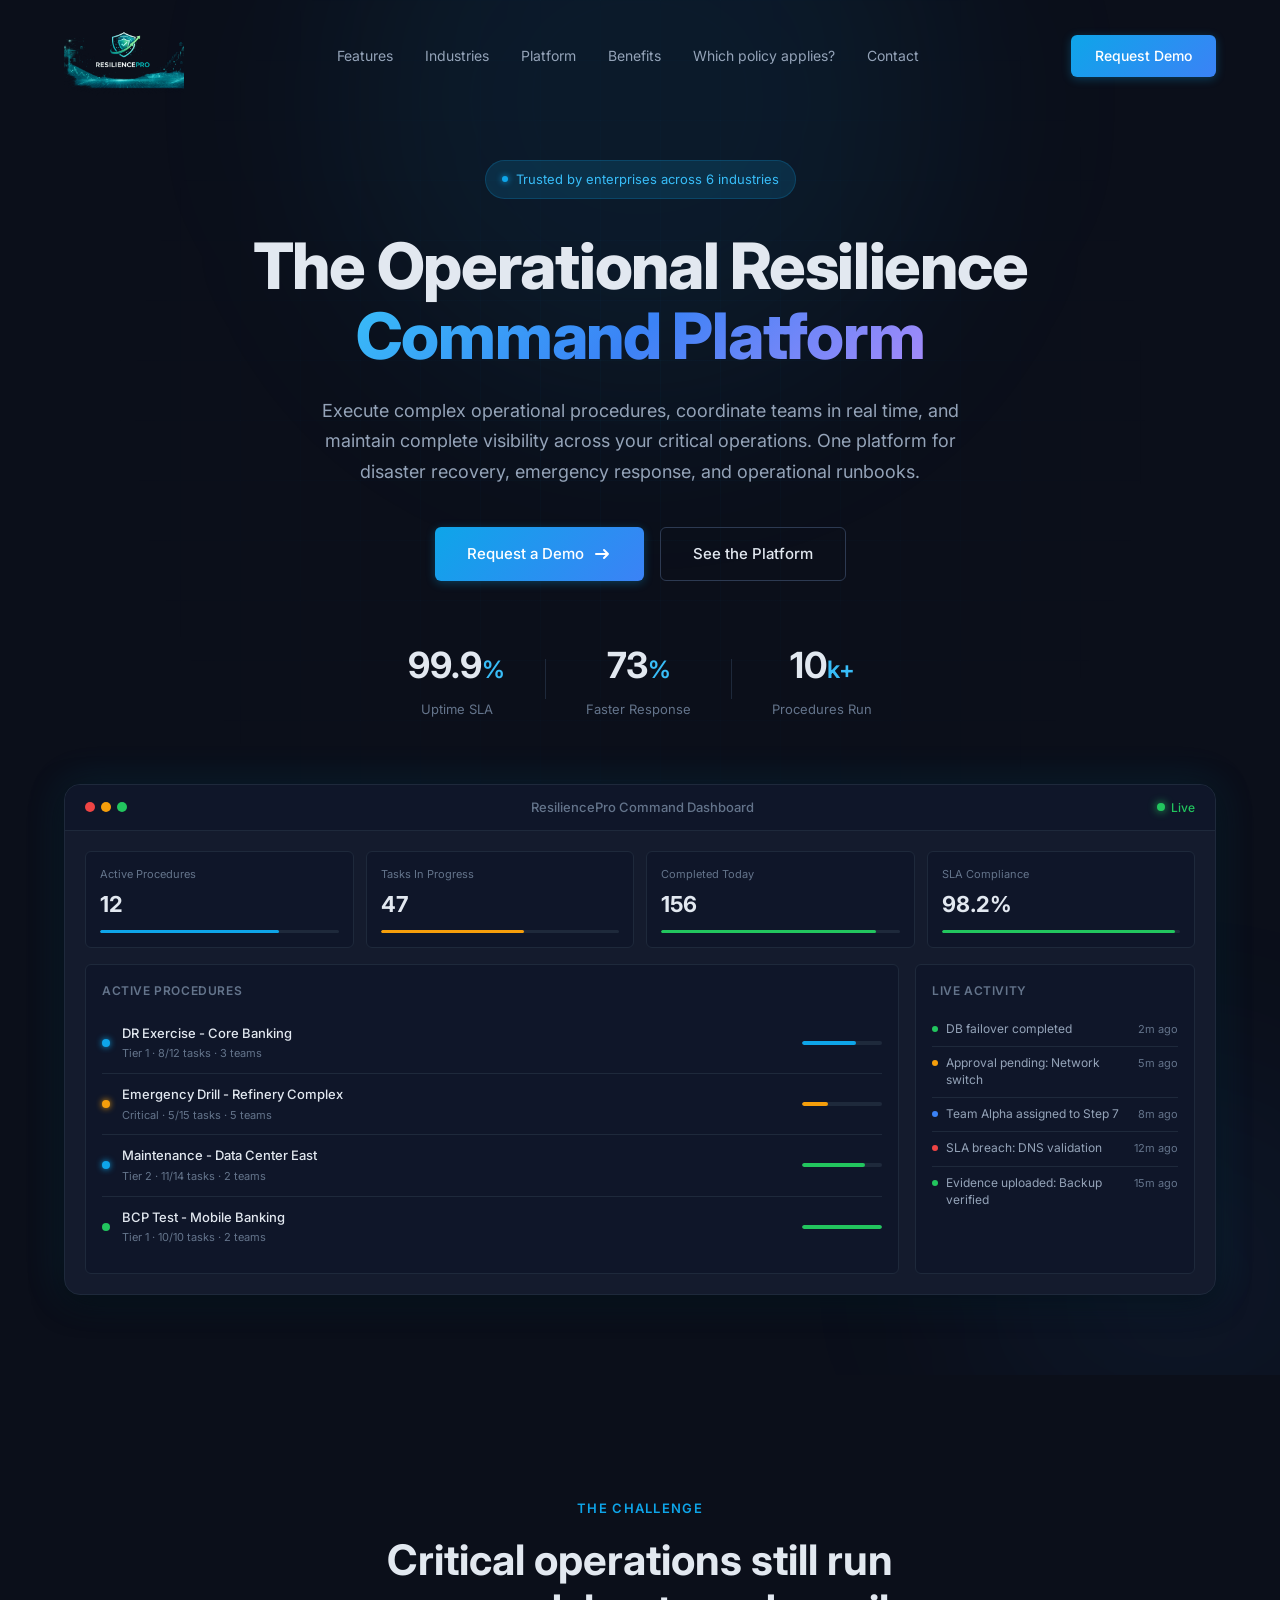
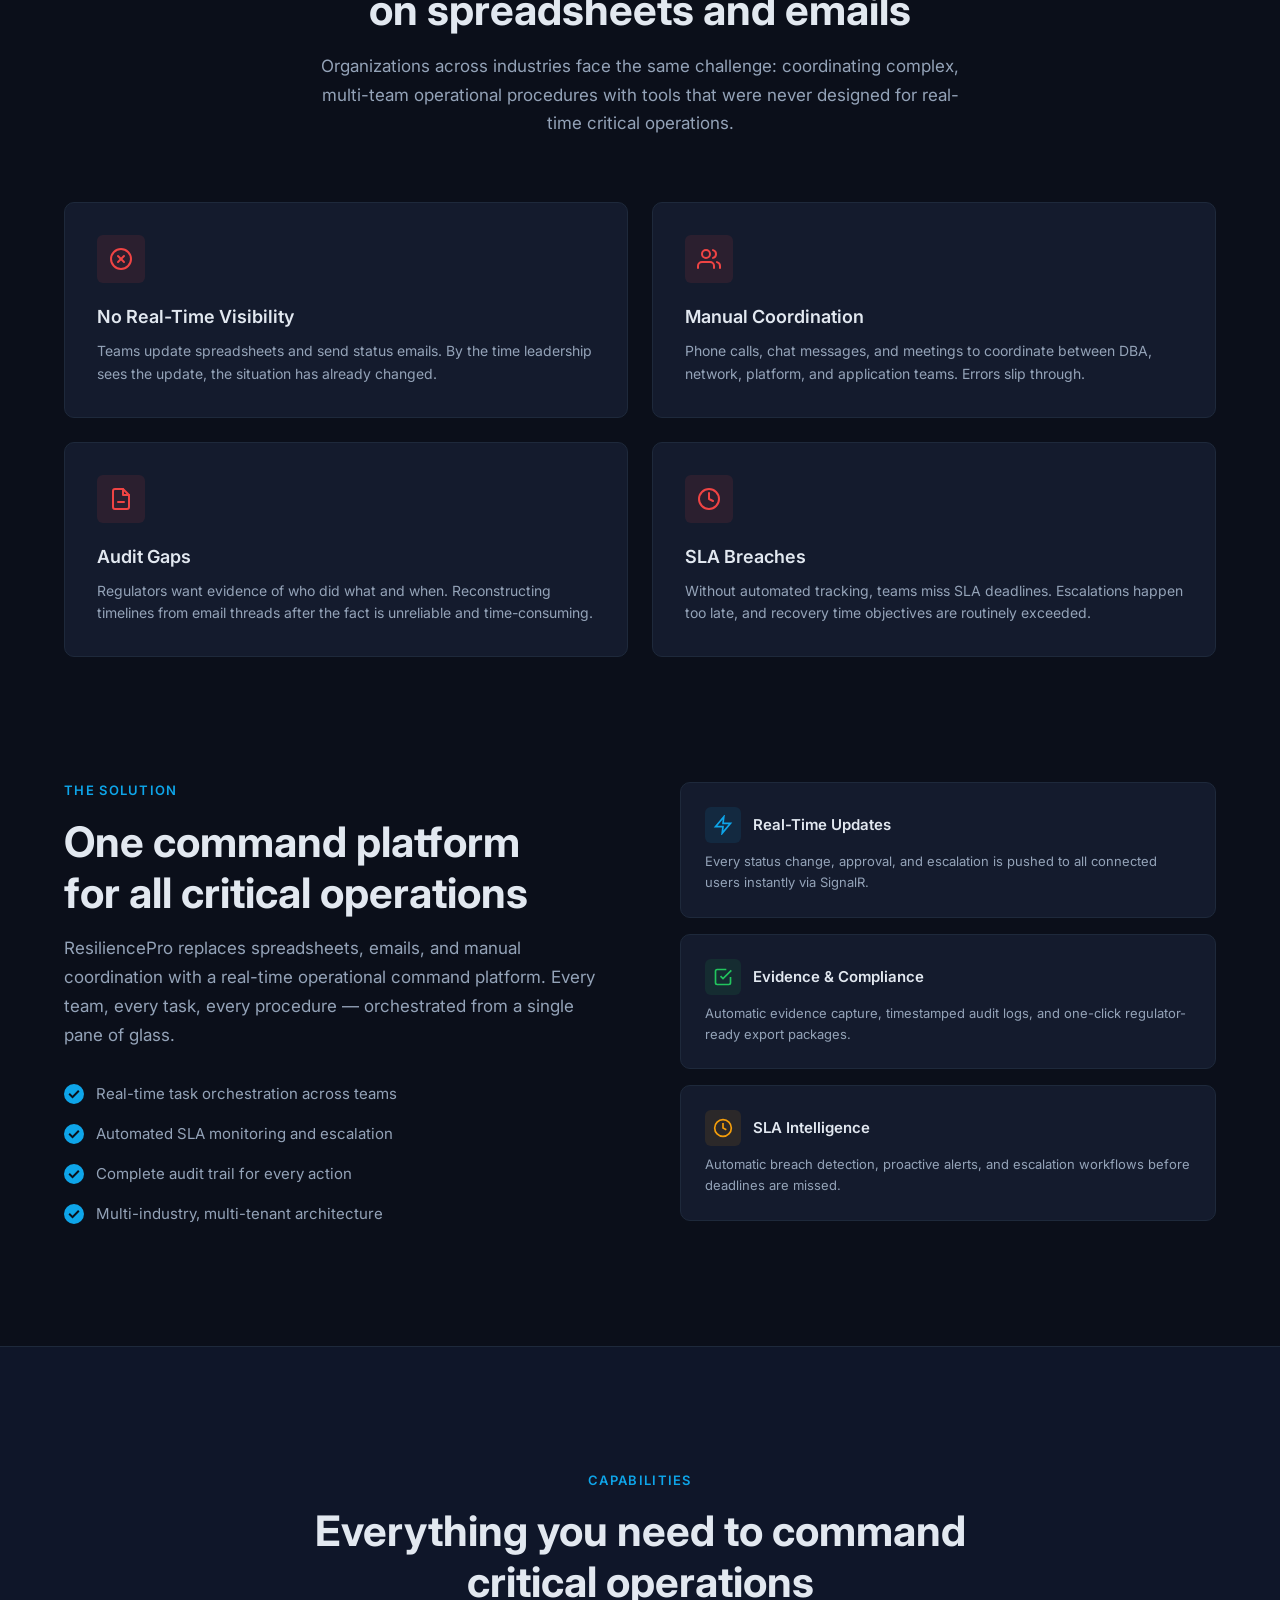
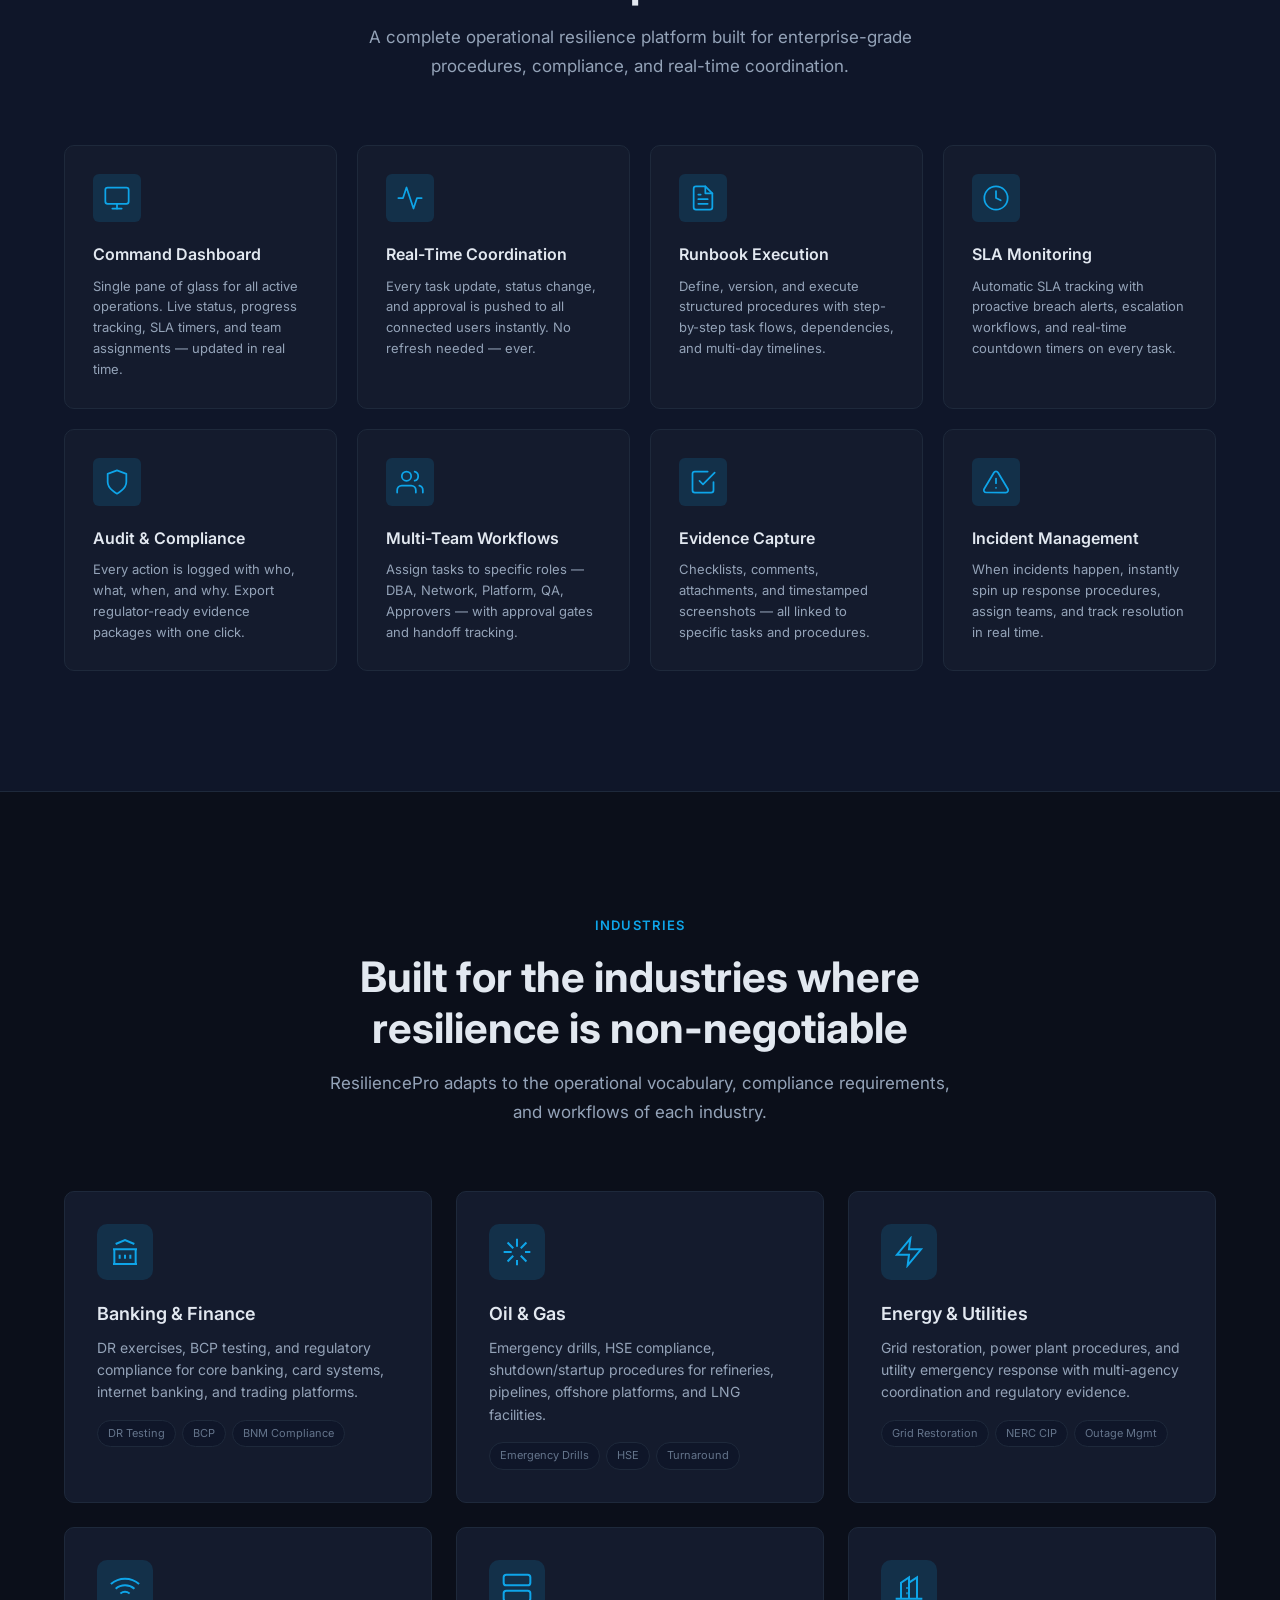
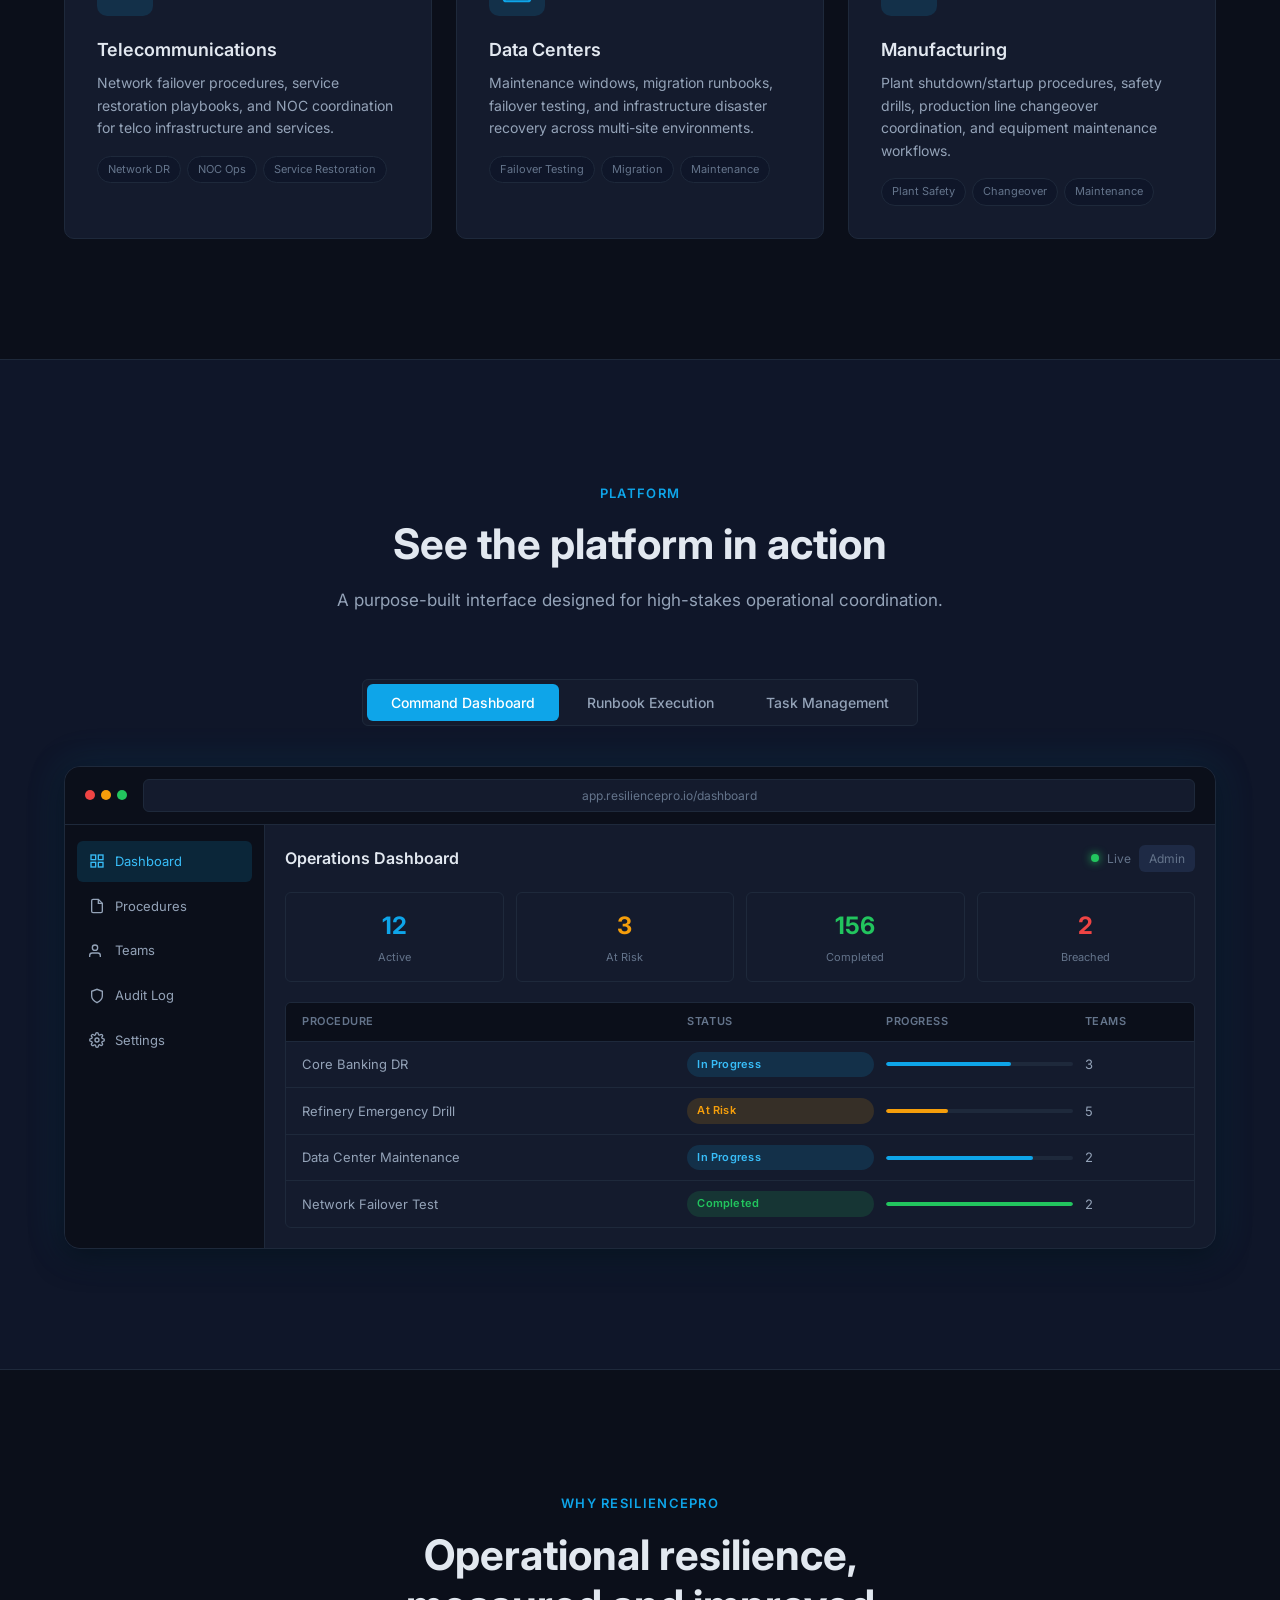
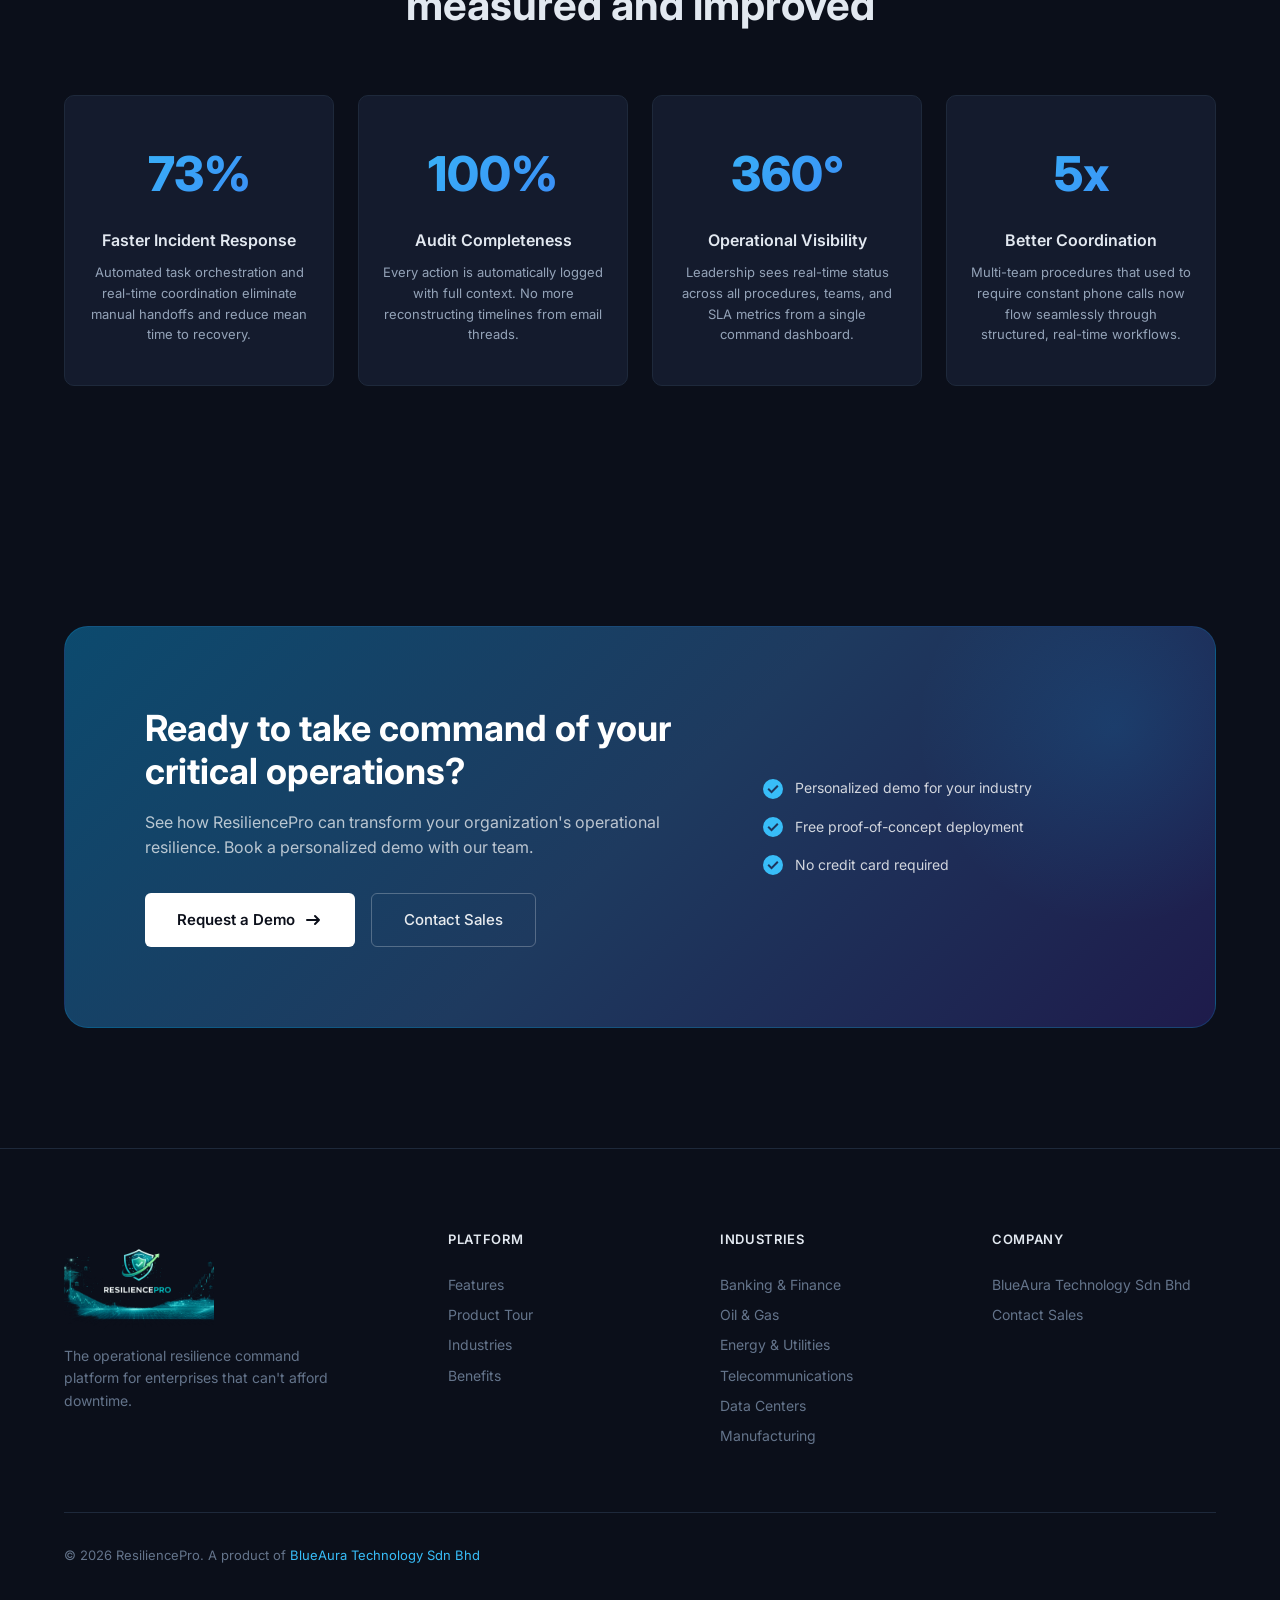
<file: index.html>
<!DOCTYPE html>
<html lang="en">
<head>
  <meta charset="UTF-8">
  <meta name="viewport" content="width=device-width, initial-scale=1.0">
  <title>ResiliencePro — Operational Resilience Command Platform</title>
  <meta name="description" content="ResiliencePro is the enterprise operational resilience platform that helps organizations execute complex procedures, coordinate teams, and manage critical operations in real time.">
  <link rel="preconnect" href="https://fonts.googleapis.com">
  <link rel="preconnect" href="https://fonts.gstatic.com" crossorigin>
  <link href="https://fonts.googleapis.com/css2?family=Inter:wght@300;400;500;600;700;800&display=swap" rel="stylesheet">
  <link rel="stylesheet" href="assets/css/styles.css">
  <link rel="icon" type="image/svg+xml" href="data:image/svg+xml,<svg xmlns='http://www.w3.org/2000/svg' viewBox='0 0 100 100'><rect rx='20' width='100' height='100' fill='%230ea5e9'/><path d='M30 55L45 70L70 35' stroke='white' stroke-width='10' fill='none' stroke-linecap='round' stroke-linejoin='round'/></svg>">
</head>
<body>

  <!-- Navigation -->
  <nav class="nav" id="nav">
    <div class="nav__container">
      <a href="#" class="nav__logo">
        <img src="assets/images/logo.png" alt="ResiliencePro" class="nav__logo-img">
      </a>
      <div class="nav__links" id="navLinks">
        <a href="#features" class="nav__link">Features</a>
        <a href="#industries" class="nav__link">Industries</a>
        <a href="#platform" class="nav__link">Platform</a>
        <a href="#benefits" class="nav__link">Benefits</a>
        <a href="compliance-check.html" class="nav__link">Which policy applies?</a>
        <a href="#contact" class="nav__link">Contact</a>
      </div>
      <div class="nav__actions">
        <!-- <a href="#contact" class="btn btn--ghost">Sign In</a> -->
        <a href="#contact" class="btn btn--primary">Request Demo</a>
      </div>
      <button class="nav__toggle" id="navToggle" aria-label="Toggle menu">
        <span></span><span></span><span></span>
      </button>
    </div>
  </nav>

  <!-- Hero Section -->
  <section class="hero">
    <div class="hero__bg">
      <div class="hero__grid-pattern"></div>
      <div class="hero__glow hero__glow--1"></div>
      <div class="hero__glow hero__glow--2"></div>
    </div>
    <div class="container">
      <div class="hero__content" data-animate="fade-up">
        <div class="hero__badge">
          <span class="hero__badge-dot"></span>
          Trusted by enterprises across 6 industries
        </div>
        <h1 class="hero__title">
          The Operational Resilience<br>
          <span class="hero__title-gradient">Command Platform</span>
        </h1>
        <p class="hero__description">
          Execute complex operational procedures, coordinate teams in real time, and maintain complete visibility across your critical operations. One platform for disaster recovery, emergency response, and operational runbooks.
        </p>
        <div class="hero__cta">
          <a href="#contact" class="btn btn--primary btn--lg">
            Request a Demo
            <svg width="20" height="20" viewBox="0 0 20 20" fill="none"><path d="M4 10h12m0 0l-4-4m4 4l-4 4" stroke="currentColor" stroke-width="2" stroke-linecap="round" stroke-linejoin="round"/></svg>
          </a>
          <a href="#platform" class="btn btn--outline btn--lg">
            See the Platform
          </a>
        </div>
        <div class="hero__stats">
          <div class="hero__stat">
            <span class="hero__stat-number" data-count="99.9">0</span><span class="hero__stat-suffix">%</span>
            <span class="hero__stat-label">Uptime SLA</span>
          </div>
          <div class="hero__stat-divider"></div>
          <div class="hero__stat">
            <span class="hero__stat-number" data-count="73">0</span><span class="hero__stat-suffix">%</span>
            <span class="hero__stat-label">Faster Response</span>
          </div>
          <div class="hero__stat-divider"></div>
          <div class="hero__stat">
            <span class="hero__stat-number" data-count="10">0</span><span class="hero__stat-suffix">k+</span>
            <span class="hero__stat-label">Procedures Run</span>
          </div>
        </div>
      </div>

      <!-- Dashboard Preview -->
      <div class="hero__preview" data-animate="fade-up" data-delay="200">
        <div class="dashboard-preview">
          <div class="dashboard-preview__header">
            <div class="dashboard-preview__dots">
              <span></span><span></span><span></span>
            </div>
            <div class="dashboard-preview__title">ResiliencePro Command Dashboard</div>
            <div class="dashboard-preview__status">
              <span class="status-dot status-dot--live"></span> Live
            </div>
          </div>
          <div class="dashboard-preview__body">
            <!-- Top stats row -->
            <div class="dash-stats">
              <div class="dash-stat-card">
                <div class="dash-stat-card__label">Active Procedures</div>
                <div class="dash-stat-card__value">12</div>
                <div class="dash-stat-card__bar"><span style="width:75%"></span></div>
              </div>
              <div class="dash-stat-card">
                <div class="dash-stat-card__label">Tasks In Progress</div>
                <div class="dash-stat-card__value">47</div>
                <div class="dash-stat-card__bar"><span style="width:60%" class="bar--warning"></span></div>
              </div>
              <div class="dash-stat-card">
                <div class="dash-stat-card__label">Completed Today</div>
                <div class="dash-stat-card__value">156</div>
                <div class="dash-stat-card__bar"><span style="width:90%" class="bar--success"></span></div>
              </div>
              <div class="dash-stat-card">
                <div class="dash-stat-card__label">SLA Compliance</div>
                <div class="dash-stat-card__value">98.2%</div>
                <div class="dash-stat-card__bar"><span style="width:98%" class="bar--success"></span></div>
              </div>
            </div>
            <!-- Main content area -->
            <div class="dash-main">
              <div class="dash-procedures">
                <div class="dash-section-title">Active Procedures</div>
                <div class="dash-procedure-item">
                  <div class="dash-procedure-item__status dash-procedure-item__status--active"></div>
                  <div class="dash-procedure-item__info">
                    <div class="dash-procedure-item__name">DR Exercise - Core Banking</div>
                    <div class="dash-procedure-item__meta">Tier 1 &middot; 8/12 tasks &middot; 3 teams</div>
                  </div>
                  <div class="dash-procedure-item__progress"><span style="width:67%"></span></div>
                </div>
                <div class="dash-procedure-item">
                  <div class="dash-procedure-item__status dash-procedure-item__status--warning"></div>
                  <div class="dash-procedure-item__info">
                    <div class="dash-procedure-item__name">Emergency Drill - Refinery Complex</div>
                    <div class="dash-procedure-item__meta">Critical &middot; 5/15 tasks &middot; 5 teams</div>
                  </div>
                  <div class="dash-procedure-item__progress"><span style="width:33%" class="bar--warning"></span></div>
                </div>
                <div class="dash-procedure-item">
                  <div class="dash-procedure-item__status dash-procedure-item__status--active"></div>
                  <div class="dash-procedure-item__info">
                    <div class="dash-procedure-item__name">Maintenance - Data Center East</div>
                    <div class="dash-procedure-item__meta">Tier 2 &middot; 11/14 tasks &middot; 2 teams</div>
                  </div>
                  <div class="dash-procedure-item__progress"><span style="width:79%" class="bar--success"></span></div>
                </div>
                <div class="dash-procedure-item">
                  <div class="dash-procedure-item__status dash-procedure-item__status--success"></div>
                  <div class="dash-procedure-item__info">
                    <div class="dash-procedure-item__name">BCP Test - Mobile Banking</div>
                    <div class="dash-procedure-item__meta">Tier 1 &middot; 10/10 tasks &middot; 2 teams</div>
                  </div>
                  <div class="dash-procedure-item__progress"><span style="width:100%" class="bar--success"></span></div>
                </div>
              </div>
              <div class="dash-sidebar">
                <div class="dash-section-title">Live Activity</div>
                <div class="dash-activity">
                  <div class="dash-activity-item">
                    <div class="dash-activity-item__dot dash-activity-item__dot--success"></div>
                    <div class="dash-activity-item__text">DB failover completed</div>
                    <div class="dash-activity-item__time">2m ago</div>
                  </div>
                  <div class="dash-activity-item">
                    <div class="dash-activity-item__dot dash-activity-item__dot--warning"></div>
                    <div class="dash-activity-item__text">Approval pending: Network switch</div>
                    <div class="dash-activity-item__time">5m ago</div>
                  </div>
                  <div class="dash-activity-item">
                    <div class="dash-activity-item__dot dash-activity-item__dot--info"></div>
                    <div class="dash-activity-item__text">Team Alpha assigned to Step 7</div>
                    <div class="dash-activity-item__time">8m ago</div>
                  </div>
                  <div class="dash-activity-item">
                    <div class="dash-activity-item__dot dash-activity-item__dot--danger"></div>
                    <div class="dash-activity-item__text">SLA breach: DNS validation</div>
                    <div class="dash-activity-item__time">12m ago</div>
                  </div>
                  <div class="dash-activity-item">
                    <div class="dash-activity-item__dot dash-activity-item__dot--success"></div>
                    <div class="dash-activity-item__text">Evidence uploaded: Backup verified</div>
                    <div class="dash-activity-item__time">15m ago</div>
                  </div>
                </div>
              </div>
            </div>
          </div>
        </div>
      </div>
    </div>
  </section>


  <!-- Problem Section -->
  <section class="problem" id="problem">
    <div class="container">
      <div class="section-header" data-animate="fade-up">
        <span class="section-label">The Challenge</span>
        <h2 class="section-title">Critical operations still run<br>on spreadsheets and emails</h2>
        <p class="section-description">Organizations across industries face the same challenge: coordinating complex, multi-team operational procedures with tools that were never designed for real-time critical operations.</p>
      </div>
      <div class="problem__grid" data-animate="fade-up" data-delay="200">
        <div class="problem__card">
          <div class="problem__card-icon problem__card-icon--red">
            <svg width="24" height="24" viewBox="0 0 24 24" fill="none" stroke="currentColor" stroke-width="2" stroke-linecap="round" stroke-linejoin="round"><circle cx="12" cy="12" r="10"/><line x1="15" y1="9" x2="9" y2="15"/><line x1="9" y1="9" x2="15" y2="15"/></svg>
          </div>
          <h3 class="problem__card-title">No Real-Time Visibility</h3>
          <p class="problem__card-text">Teams update spreadsheets and send status emails. By the time leadership sees the update, the situation has already changed.</p>
        </div>
        <div class="problem__card">
          <div class="problem__card-icon problem__card-icon--red">
            <svg width="24" height="24" viewBox="0 0 24 24" fill="none" stroke="currentColor" stroke-width="2" stroke-linecap="round" stroke-linejoin="round"><path d="M17 21v-2a4 4 0 0 0-4-4H5a4 4 0 0 0-4 4v2"/><circle cx="9" cy="7" r="4"/><path d="M23 21v-2a4 4 0 0 0-3-3.87"/><path d="M16 3.13a4 4 0 0 1 0 7.75"/></svg>
          </div>
          <h3 class="problem__card-title">Manual Coordination</h3>
          <p class="problem__card-text">Phone calls, chat messages, and meetings to coordinate between DBA, network, platform, and application teams. Errors slip through.</p>
        </div>
        <div class="problem__card">
          <div class="problem__card-icon problem__card-icon--red">
            <svg width="24" height="24" viewBox="0 0 24 24" fill="none" stroke="currentColor" stroke-width="2" stroke-linecap="round" stroke-linejoin="round"><path d="M14 2H6a2 2 0 0 0-2 2v16a2 2 0 0 0 2 2h12a2 2 0 0 0 2-2V8z"/><polyline points="14 2 14 8 20 8"/><line x1="9" y1="15" x2="15" y2="15"/></svg>
          </div>
          <h3 class="problem__card-title">Audit Gaps</h3>
          <p class="problem__card-text">Regulators want evidence of who did what and when. Reconstructing timelines from email threads after the fact is unreliable and time-consuming.</p>
        </div>
        <div class="problem__card">
          <div class="problem__card-icon problem__card-icon--red">
            <svg width="24" height="24" viewBox="0 0 24 24" fill="none" stroke="currentColor" stroke-width="2" stroke-linecap="round" stroke-linejoin="round"><circle cx="12" cy="12" r="10"/><polyline points="12 6 12 12 16 14"/></svg>
          </div>
          <h3 class="problem__card-title">SLA Breaches</h3>
          <p class="problem__card-text">Without automated tracking, teams miss SLA deadlines. Escalations happen too late, and recovery time objectives are routinely exceeded.</p>
        </div>
      </div>
    </div>
  </section>

  <!-- Solution Section -->
  <section class="solution">
    <div class="container">
      <div class="solution__inner" data-animate="fade-up">
        <div class="solution__content">
          <span class="section-label">The Solution</span>
          <h2 class="section-title">One command platform<br>for all critical operations</h2>
          <p class="section-description">ResiliencePro replaces spreadsheets, emails, and manual coordination with a real-time operational command platform. Every team, every task, every procedure — orchestrated from a single pane of glass.</p>
          <div class="solution__features">
            <div class="solution__feature">
              <svg width="20" height="20" viewBox="0 0 20 20" fill="none"><path d="M10 0a10 10 0 110 20 10 10 0 010-20zm-1.5 14.5l7-7-1.4-1.4-5.6 5.6-2.6-2.6-1.4 1.4 4 4z" fill="#0ea5e9"/></svg>
              <span>Real-time task orchestration across teams</span>
            </div>
            <div class="solution__feature">
              <svg width="20" height="20" viewBox="0 0 20 20" fill="none"><path d="M10 0a10 10 0 110 20 10 10 0 010-20zm-1.5 14.5l7-7-1.4-1.4-5.6 5.6-2.6-2.6-1.4 1.4 4 4z" fill="#0ea5e9"/></svg>
              <span>Automated SLA monitoring and escalation</span>
            </div>
            <div class="solution__feature">
              <svg width="20" height="20" viewBox="0 0 20 20" fill="none"><path d="M10 0a10 10 0 110 20 10 10 0 010-20zm-1.5 14.5l7-7-1.4-1.4-5.6 5.6-2.6-2.6-1.4 1.4 4 4z" fill="#0ea5e9"/></svg>
              <span>Complete audit trail for every action</span>
            </div>
            <div class="solution__feature">
              <svg width="20" height="20" viewBox="0 0 20 20" fill="none"><path d="M10 0a10 10 0 110 20 10 10 0 010-20zm-1.5 14.5l7-7-1.4-1.4-5.6 5.6-2.6-2.6-1.4 1.4 4 4z" fill="#0ea5e9"/></svg>
              <span>Multi-industry, multi-tenant architecture</span>
            </div>
          </div>
        </div>
        <div class="solution__visual">
          <div class="solution__card">
            <div class="solution__card-header">
              <span class="solution__card-icon solution__card-icon--blue">
                <svg width="20" height="20" viewBox="0 0 24 24" fill="none" stroke="currentColor" stroke-width="2"><path d="M13 2L3 14h9l-1 8 10-12h-9l1-8z"/></svg>
              </span>
              <span>Real-Time Updates</span>
            </div>
            <p class="solution__card-text">Every status change, approval, and escalation is pushed to all connected users instantly via SignalR.</p>
          </div>
          <div class="solution__card">
            <div class="solution__card-header">
              <span class="solution__card-icon solution__card-icon--green">
                <svg width="20" height="20" viewBox="0 0 24 24" fill="none" stroke="currentColor" stroke-width="2"><path d="M9 11l3 3L22 4"/><path d="M21 12v7a2 2 0 01-2 2H5a2 2 0 01-2-2V5a2 2 0 012-2h11"/></svg>
              </span>
              <span>Evidence & Compliance</span>
            </div>
            <p class="solution__card-text">Automatic evidence capture, timestamped audit logs, and one-click regulator-ready export packages.</p>
          </div>
          <div class="solution__card">
            <div class="solution__card-header">
              <span class="solution__card-icon solution__card-icon--amber">
                <svg width="20" height="20" viewBox="0 0 24 24" fill="none" stroke="currentColor" stroke-width="2"><circle cx="12" cy="12" r="10"/><polyline points="12 6 12 12 16 14"/></svg>
              </span>
              <span>SLA Intelligence</span>
            </div>
            <p class="solution__card-text">Automatic breach detection, proactive alerts, and escalation workflows before deadlines are missed.</p>
          </div>
        </div>
      </div>
    </div>
  </section>

  <!-- Features Section -->
  <section class="features" id="features">
    <div class="container">
      <div class="section-header" data-animate="fade-up">
        <span class="section-label">Capabilities</span>
        <h2 class="section-title">Everything you need to command<br>critical operations</h2>
        <p class="section-description">A complete operational resilience platform built for enterprise-grade procedures, compliance, and real-time coordination.</p>
      </div>
      <div class="features__grid" data-animate="fade-up" data-delay="200">
        <div class="feature-card">
          <div class="feature-card__icon">
            <svg width="28" height="28" viewBox="0 0 24 24" fill="none" stroke="currentColor" stroke-width="1.5" stroke-linecap="round" stroke-linejoin="round"><rect x="2" y="3" width="20" height="14" rx="2" ry="2"/><line x1="8" y1="21" x2="16" y2="21"/><line x1="12" y1="17" x2="12" y2="21"/></svg>
          </div>
          <h3 class="feature-card__title">Command Dashboard</h3>
          <p class="feature-card__text">Single pane of glass for all active operations. Live status, progress tracking, SLA timers, and team assignments — updated in real time.</p>
        </div>
        <div class="feature-card">
          <div class="feature-card__icon">
            <svg width="28" height="28" viewBox="0 0 24 24" fill="none" stroke="currentColor" stroke-width="1.5" stroke-linecap="round" stroke-linejoin="round"><polyline points="22 12 18 12 15 21 9 3 6 12 2 12"/></svg>
          </div>
          <h3 class="feature-card__title">Real-Time Coordination</h3>
          <p class="feature-card__text">Every task update, status change, and approval is pushed to all connected users instantly. No refresh needed — ever.</p>
        </div>
        <div class="feature-card">
          <div class="feature-card__icon">
            <svg width="28" height="28" viewBox="0 0 24 24" fill="none" stroke="currentColor" stroke-width="1.5" stroke-linecap="round" stroke-linejoin="round"><path d="M14 2H6a2 2 0 0 0-2 2v16a2 2 0 0 0 2 2h12a2 2 0 0 0 2-2V8z"/><polyline points="14 2 14 8 20 8"/><line x1="16" y1="13" x2="8" y2="13"/><line x1="16" y1="17" x2="8" y2="17"/><polyline points="10 9 9 9 8 9"/></svg>
          </div>
          <h3 class="feature-card__title">Runbook Execution</h3>
          <p class="feature-card__text">Define, version, and execute structured procedures with step-by-step task flows, dependencies, and multi-day timelines.</p>
        </div>
        <div class="feature-card">
          <div class="feature-card__icon">
            <svg width="28" height="28" viewBox="0 0 24 24" fill="none" stroke="currentColor" stroke-width="1.5" stroke-linecap="round" stroke-linejoin="round"><circle cx="12" cy="12" r="10"/><polyline points="12 6 12 12 16 14"/></svg>
          </div>
          <h3 class="feature-card__title">SLA Monitoring</h3>
          <p class="feature-card__text">Automatic SLA tracking with proactive breach alerts, escalation workflows, and real-time countdown timers on every task.</p>
        </div>
        <div class="feature-card">
          <div class="feature-card__icon">
            <svg width="28" height="28" viewBox="0 0 24 24" fill="none" stroke="currentColor" stroke-width="1.5" stroke-linecap="round" stroke-linejoin="round"><path d="M12 22s8-4 8-10V5l-8-3-8 3v7c0 6 8 10 8 10z"/></svg>
          </div>
          <h3 class="feature-card__title">Audit & Compliance</h3>
          <p class="feature-card__text">Every action is logged with who, what, when, and why. Export regulator-ready evidence packages with one click.</p>
        </div>
        <div class="feature-card">
          <div class="feature-card__icon">
            <svg width="28" height="28" viewBox="0 0 24 24" fill="none" stroke="currentColor" stroke-width="1.5" stroke-linecap="round" stroke-linejoin="round"><path d="M17 21v-2a4 4 0 0 0-4-4H5a4 4 0 0 0-4 4v2"/><circle cx="9" cy="7" r="4"/><path d="M23 21v-2a4 4 0 0 0-3-3.87"/><path d="M16 3.13a4 4 0 0 1 0 7.75"/></svg>
          </div>
          <h3 class="feature-card__title">Multi-Team Workflows</h3>
          <p class="feature-card__text">Assign tasks to specific roles — DBA, Network, Platform, QA, Approvers — with approval gates and handoff tracking.</p>
        </div>
        <div class="feature-card">
          <div class="feature-card__icon">
            <svg width="28" height="28" viewBox="0 0 24 24" fill="none" stroke="currentColor" stroke-width="1.5" stroke-linecap="round" stroke-linejoin="round"><path d="M9 11l3 3L22 4"/><path d="M21 12v7a2 2 0 01-2 2H5a2 2 0 01-2-2V5a2 2 0 012-2h11"/></svg>
          </div>
          <h3 class="feature-card__title">Evidence Capture</h3>
          <p class="feature-card__text">Checklists, comments, attachments, and timestamped screenshots — all linked to specific tasks and procedures.</p>
        </div>
        <div class="feature-card">
          <div class="feature-card__icon">
            <svg width="28" height="28" viewBox="0 0 24 24" fill="none" stroke="currentColor" stroke-width="1.5" stroke-linecap="round" stroke-linejoin="round"><path d="M10.29 3.86L1.82 18a2 2 0 0 0 1.71 3h16.94a2 2 0 0 0 1.71-3L13.71 3.86a2 2 0 0 0-3.42 0z"/><line x1="12" y1="9" x2="12" y2="13"/><line x1="12" y1="17" x2="12.01" y2="17"/></svg>
          </div>
          <h3 class="feature-card__title">Incident Management</h3>
          <p class="feature-card__text">When incidents happen, instantly spin up response procedures, assign teams, and track resolution in real time.</p>
        </div>
      </div>
    </div>
  </section>

  <!-- Industries Section -->
  <section class="industries" id="industries">
    <div class="container">
      <div class="section-header" data-animate="fade-up">
        <span class="section-label">Industries</span>
        <h2 class="section-title">Built for the industries where<br>resilience is non-negotiable</h2>
        <p class="section-description">ResiliencePro adapts to the operational vocabulary, compliance requirements, and workflows of each industry.</p>
      </div>
      <div class="industries__grid" data-animate="fade-up" data-delay="200">
        <div class="industry-card" data-industry="banking">
          <div class="industry-card__icon">
            <svg width="32" height="32" viewBox="0 0 24 24" fill="none" stroke="currentColor" stroke-width="1.5"><path d="M3 21h18M3 10h18M5 6l7-3 7 3M4 10v11M20 10v11M8 14v3M12 14v3M16 14v3"/></svg>
          </div>
          <h3 class="industry-card__title">Banking & Finance</h3>
          <p class="industry-card__text">DR exercises, BCP testing, and regulatory compliance for core banking, card systems, internet banking, and trading platforms.</p>
          <div class="industry-card__tags">
            <span>DR Testing</span>
            <span>BCP</span>
            <span>BNM Compliance</span>
          </div>
        </div>
        <div class="industry-card" data-industry="oilgas">
          <div class="industry-card__icon">
            <svg width="32" height="32" viewBox="0 0 24 24" fill="none" stroke="currentColor" stroke-width="1.5"><path d="M12 2v6M12 18v4M4.93 4.93l4.24 4.24M14.83 14.83l4.24 4.24M2 12h6M18 12h4M4.93 19.07l4.24-4.24M14.83 9.17l4.24-4.24"/></svg>
          </div>
          <h3 class="industry-card__title">Oil & Gas</h3>
          <p class="industry-card__text">Emergency drills, HSE compliance, shutdown/startup procedures for refineries, pipelines, offshore platforms, and LNG facilities.</p>
          <div class="industry-card__tags">
            <span>Emergency Drills</span>
            <span>HSE</span>
            <span>Turnaround</span>
          </div>
        </div>
        <div class="industry-card" data-industry="energy">
          <div class="industry-card__icon">
            <svg width="32" height="32" viewBox="0 0 24 24" fill="none" stroke="currentColor" stroke-width="1.5"><path d="M13 2L3 14h9l-1 8 10-12h-9l1-8z"/></svg>
          </div>
          <h3 class="industry-card__title">Energy & Utilities</h3>
          <p class="industry-card__text">Grid restoration, power plant procedures, and utility emergency response with multi-agency coordination and regulatory evidence.</p>
          <div class="industry-card__tags">
            <span>Grid Restoration</span>
            <span>NERC CIP</span>
            <span>Outage Mgmt</span>
          </div>
        </div>
        <div class="industry-card" data-industry="telecom">
          <div class="industry-card__icon">
            <svg width="32" height="32" viewBox="0 0 24 24" fill="none" stroke="currentColor" stroke-width="1.5"><path d="M5 12.55a11 11 0 0 1 14.08 0"/><path d="M1.42 9a16 16 0 0 1 21.16 0"/><path d="M8.53 16.11a6 6 0 0 1 6.95 0"/><line x1="12" y1="20" x2="12.01" y2="20"/></svg>
          </div>
          <h3 class="industry-card__title">Telecommunications</h3>
          <p class="industry-card__text">Network failover procedures, service restoration playbooks, and NOC coordination for telco infrastructure and services.</p>
          <div class="industry-card__tags">
            <span>Network DR</span>
            <span>NOC Ops</span>
            <span>Service Restoration</span>
          </div>
        </div>
        <div class="industry-card" data-industry="datacenter">
          <div class="industry-card__icon">
            <svg width="32" height="32" viewBox="0 0 24 24" fill="none" stroke="currentColor" stroke-width="1.5"><rect x="2" y="2" width="20" height="8" rx="2"/><rect x="2" y="14" width="20" height="8" rx="2"/><line x1="6" y1="6" x2="6.01" y2="6"/><line x1="6" y1="18" x2="6.01" y2="18"/></svg>
          </div>
          <h3 class="industry-card__title">Data Centers</h3>
          <p class="industry-card__text">Maintenance windows, migration runbooks, failover testing, and infrastructure disaster recovery across multi-site environments.</p>
          <div class="industry-card__tags">
            <span>Failover Testing</span>
            <span>Migration</span>
            <span>Maintenance</span>
          </div>
        </div>
        <div class="industry-card" data-industry="manufacturing">
          <div class="industry-card__icon">
            <svg width="32" height="32" viewBox="0 0 24 24" fill="none" stroke="currentColor" stroke-width="1.5"><path d="M2 20h20M6 20V8l6-4v16M18 20V4l-6 4"/><path d="M10 12h1M10 16h1"/></svg>
          </div>
          <h3 class="industry-card__title">Manufacturing</h3>
          <p class="industry-card__text">Plant shutdown/startup procedures, safety drills, production line changeover coordination, and equipment maintenance workflows.</p>
          <div class="industry-card__tags">
            <span>Plant Safety</span>
            <span>Changeover</span>
            <span>Maintenance</span>
          </div>
        </div>
      </div>
    </div>
  </section>

  <!-- Platform Preview Section -->
  <section class="platform" id="platform">
    <div class="container">
      <div class="section-header" data-animate="fade-up">
        <span class="section-label">Platform</span>
        <h2 class="section-title">See the platform in action</h2>
        <p class="section-description">A purpose-built interface designed for high-stakes operational coordination.</p>
      </div>

      <div class="platform__tabs" data-animate="fade-up" data-delay="100">
        <button class="platform__tab platform__tab--active" data-tab="dashboard">Command Dashboard</button>
        <button class="platform__tab" data-tab="runbook">Runbook Execution</button>
        <button class="platform__tab" data-tab="task">Task Management</button>
      </div>

      <div class="platform__preview" data-animate="fade-up" data-delay="200">
        <!-- Dashboard Tab -->
        <div class="platform__panel platform__panel--active" id="tab-dashboard">
          <div class="platform-screen">
            <div class="platform-screen__header">
              <div class="platform-screen__dots"><span></span><span></span><span></span></div>
              <div class="platform-screen__url">app.resiliencepro.io/dashboard</div>
            </div>
            <div class="platform-screen__body">
              <div class="platform-dash">
                <div class="platform-dash__sidebar">
                  <div class="platform-dash__nav-item platform-dash__nav-item--active">
                    <svg width="16" height="16" viewBox="0 0 24 24" fill="none" stroke="currentColor" stroke-width="2"><rect x="3" y="3" width="7" height="7"/><rect x="14" y="3" width="7" height="7"/><rect x="14" y="14" width="7" height="7"/><rect x="3" y="14" width="7" height="7"/></svg>
                    Dashboard
                  </div>
                  <div class="platform-dash__nav-item">
                    <svg width="16" height="16" viewBox="0 0 24 24" fill="none" stroke="currentColor" stroke-width="2"><path d="M14 2H6a2 2 0 00-2 2v16a2 2 0 002 2h12a2 2 0 002-2V8z"/><polyline points="14 2 14 8 20 8"/></svg>
                    Procedures
                  </div>
                  <div class="platform-dash__nav-item">
                    <svg width="16" height="16" viewBox="0 0 24 24" fill="none" stroke="currentColor" stroke-width="2"><path d="M17 21v-2a4 4 0 00-4-4H5a4 4 0 00-4 4v2"/><circle cx="9" cy="7" r="4"/></svg>
                    Teams
                  </div>
                  <div class="platform-dash__nav-item">
                    <svg width="16" height="16" viewBox="0 0 24 24" fill="none" stroke="currentColor" stroke-width="2"><path d="M12 22s8-4 8-10V5l-8-3-8 3v7c0 6 8 10 8 10z"/></svg>
                    Audit Log
                  </div>
                  <div class="platform-dash__nav-item">
                    <svg width="16" height="16" viewBox="0 0 24 24" fill="none" stroke="currentColor" stroke-width="2"><circle cx="12" cy="12" r="3"/><path d="M19.4 15a1.65 1.65 0 00.33 1.82l.06.06a2 2 0 010 2.83 2 2 0 01-2.83 0l-.06-.06a1.65 1.65 0 00-1.82-.33 1.65 1.65 0 00-1 1.51V21a2 2 0 01-4 0v-.09A1.65 1.65 0 009 19.4a1.65 1.65 0 00-1.82.33l-.06.06a2 2 0 01-2.83-2.83l.06-.06A1.65 1.65 0 004.68 15a1.65 1.65 0 00-1.51-1H3a2 2 0 010-4h.09A1.65 1.65 0 004.6 9a1.65 1.65 0 00-.33-1.82l-.06-.06a2 2 0 012.83-2.83l.06.06A1.65 1.65 0 009 4.68a1.65 1.65 0 001-1.51V3a2 2 0 014 0v.09a1.65 1.65 0 001 1.51 1.65 1.65 0 001.82-.33l.06-.06a2 2 0 012.83 2.83l-.06.06A1.65 1.65 0 0019.4 9a1.65 1.65 0 001.51 1H21a2 2 0 010 4h-.09a1.65 1.65 0 00-1.51 1z"/></svg>
                    Settings
                  </div>
                </div>
                <div class="platform-dash__content">
                  <div class="platform-dash__topbar">
                    <h3>Operations Dashboard</h3>
                    <div class="platform-dash__topbar-right">
                      <span class="status-dot status-dot--live"></span> Live
                      <span class="platform-dash__user">Admin</span>
                    </div>
                  </div>
                  <div class="platform-dash__metrics">
                    <div class="platform-metric">
                      <div class="platform-metric__value">12</div>
                      <div class="platform-metric__label">Active</div>
                    </div>
                    <div class="platform-metric platform-metric--warning">
                      <div class="platform-metric__value">3</div>
                      <div class="platform-metric__label">At Risk</div>
                    </div>
                    <div class="platform-metric platform-metric--success">
                      <div class="platform-metric__value">156</div>
                      <div class="platform-metric__label">Completed</div>
                    </div>
                    <div class="platform-metric platform-metric--danger">
                      <div class="platform-metric__value">2</div>
                      <div class="platform-metric__label">Breached</div>
                    </div>
                  </div>
                  <div class="platform-dash__table">
                    <div class="platform-dash__table-header">
                      <span>Procedure</span><span>Status</span><span>Progress</span><span>Teams</span>
                    </div>
                    <div class="platform-dash__table-row">
                      <span>Core Banking DR</span>
                      <span class="badge badge--active">In Progress</span>
                      <span><div class="mini-progress"><span style="width:67%"></span></div></span>
                      <span>3</span>
                    </div>
                    <div class="platform-dash__table-row">
                      <span>Refinery Emergency Drill</span>
                      <span class="badge badge--warning">At Risk</span>
                      <span><div class="mini-progress"><span style="width:33%" class="bar--warning"></span></div></span>
                      <span>5</span>
                    </div>
                    <div class="platform-dash__table-row">
                      <span>Data Center Maintenance</span>
                      <span class="badge badge--active">In Progress</span>
                      <span><div class="mini-progress"><span style="width:79%"></span></div></span>
                      <span>2</span>
                    </div>
                    <div class="platform-dash__table-row">
                      <span>Network Failover Test</span>
                      <span class="badge badge--success">Completed</span>
                      <span><div class="mini-progress"><span style="width:100%" class="bar--success"></span></div></span>
                      <span>2</span>
                    </div>
                  </div>
                </div>
              </div>
            </div>
          </div>
        </div>

        <!-- Runbook Tab -->
        <div class="platform__panel" id="tab-runbook">
          <div class="platform-screen">
            <div class="platform-screen__header">
              <div class="platform-screen__dots"><span></span><span></span><span></span></div>
              <div class="platform-screen__url">app.resiliencepro.io/procedures/core-banking-dr</div>
            </div>
            <div class="platform-screen__body">
              <div class="runbook-preview">
                <div class="runbook-preview__header">
                  <h3>Core Banking DR Exercise</h3>
                  <div class="runbook-preview__meta">
                    <span class="badge badge--active">In Progress</span>
                    <span>Tier 1</span>
                    <span>Started: 09:00 AM</span>
                  </div>
                </div>
                <div class="runbook-preview__pipeline">
                  <div class="pipeline-stage pipeline-stage--done">
                    <div class="pipeline-stage__dot"></div>
                    <div class="pipeline-stage__label">Pre-Check</div>
                  </div>
                  <div class="pipeline-stage pipeline-stage--done">
                    <div class="pipeline-stage__dot"></div>
                    <div class="pipeline-stage__label">DB Failover</div>
                  </div>
                  <div class="pipeline-stage pipeline-stage--active">
                    <div class="pipeline-stage__dot"></div>
                    <div class="pipeline-stage__label">App Validation</div>
                  </div>
                  <div class="pipeline-stage">
                    <div class="pipeline-stage__dot"></div>
                    <div class="pipeline-stage__label">Verification</div>
                  </div>
                  <div class="pipeline-stage">
                    <div class="pipeline-stage__dot"></div>
                    <div class="pipeline-stage__label">Sign-Off</div>
                  </div>
                </div>
                <div class="runbook-preview__tasks">
                  <div class="runbook-task runbook-task--done">
                    <span class="runbook-task__check">
                      <svg width="14" height="14" viewBox="0 0 24 24" fill="none" stroke="currentColor" stroke-width="3"><polyline points="20 6 9 17 4 12"/></svg>
                    </span>
                    <span class="runbook-task__name">Verify backup integrity</span>
                    <span class="badge badge--success badge--sm">Done</span>
                    <span class="runbook-task__assignee">DBA Team</span>
                  </div>
                  <div class="runbook-task runbook-task--done">
                    <span class="runbook-task__check">
                      <svg width="14" height="14" viewBox="0 0 24 24" fill="none" stroke="currentColor" stroke-width="3"><polyline points="20 6 9 17 4 12"/></svg>
                    </span>
                    <span class="runbook-task__name">Execute database failover</span>
                    <span class="badge badge--success badge--sm">Done</span>
                    <span class="runbook-task__assignee">DBA Team</span>
                  </div>
                  <div class="runbook-task runbook-task--active">
                    <span class="runbook-task__check runbook-task__check--active"></span>
                    <span class="runbook-task__name">Validate application connectivity</span>
                    <span class="badge badge--active badge--sm">In Progress</span>
                    <span class="runbook-task__assignee">App Support</span>
                  </div>
                  <div class="runbook-task runbook-task--pending">
                    <span class="runbook-task__check runbook-task__check--pending"></span>
                    <span class="runbook-task__name">Run end-to-end transaction test</span>
                    <span class="badge badge--pending badge--sm">Pending</span>
                    <span class="runbook-task__assignee">QA Team</span>
                  </div>
                  <div class="runbook-task runbook-task--pending">
                    <span class="runbook-task__check runbook-task__check--pending"></span>
                    <span class="runbook-task__name">DR Manager sign-off</span>
                    <span class="badge badge--pending badge--sm">Approval</span>
                    <span class="runbook-task__assignee">DR Lead</span>
                  </div>
                </div>
              </div>
            </div>
          </div>
        </div>

        <!-- Task Tab -->
        <div class="platform__panel" id="tab-task">
          <div class="platform-screen">
            <div class="platform-screen__header">
              <div class="platform-screen__dots"><span></span><span></span><span></span></div>
              <div class="platform-screen__url">app.resiliencepro.io/tasks/validate-connectivity</div>
            </div>
            <div class="platform-screen__body">
              <div class="task-preview">
                <div class="task-preview__header">
                  <h3>Validate Application Connectivity</h3>
                  <span class="badge badge--active">In Progress</span>
                </div>
                <div class="task-preview__details">
                  <div class="task-preview__detail">
                    <span class="task-preview__detail-label">Assigned To</span>
                    <span class="task-preview__detail-value">App Support Team</span>
                  </div>
                  <div class="task-preview__detail">
                    <span class="task-preview__detail-label">SLA</span>
                    <span class="task-preview__detail-value task-preview__detail-value--timer">23:45 remaining</span>
                  </div>
                  <div class="task-preview__detail">
                    <span class="task-preview__detail-label">Procedure</span>
                    <span class="task-preview__detail-value">Core Banking DR Exercise</span>
                  </div>
                  <div class="task-preview__detail">
                    <span class="task-preview__detail-label">Dependencies</span>
                    <span class="task-preview__detail-value">Database Failover (completed)</span>
                  </div>
                </div>
                <div class="task-preview__checklist">
                  <div class="task-preview__checklist-title">Evidence Checklist</div>
                  <label class="task-preview__check-item task-preview__check-item--done">
                    <span class="task-preview__checkbox task-preview__checkbox--checked"></span>
                    Verify CMS application responds on DR endpoint
                  </label>
                  <label class="task-preview__check-item task-preview__check-item--done">
                    <span class="task-preview__checkbox task-preview__checkbox--checked"></span>
                    Confirm database connection string points to DR instance
                  </label>
                  <label class="task-preview__check-item">
                    <span class="task-preview__checkbox"></span>
                    Test login with service account credentials
                  </label>
                  <label class="task-preview__check-item">
                    <span class="task-preview__checkbox"></span>
                    Validate API health check endpoints return 200
                  </label>
                </div>
                <div class="task-preview__comments">
                  <div class="task-preview__comment">
                    <strong>Sarah Chen</strong> <span class="task-preview__comment-time">2 min ago</span>
                    <p>CMS application responding on DR endpoint. Moving to DB connection validation.</p>
                  </div>
                  <div class="task-preview__comment">
                    <strong>Ahmad Razak</strong> <span class="task-preview__comment-time">5 min ago</span>
                    <p>DB failover completed successfully. Connection string updated. Handing over to App Support.</p>
                  </div>
                </div>
              </div>
            </div>
          </div>
        </div>
      </div>
    </div>
  </section>

  <!-- Benefits Section -->
  <section class="benefits" id="benefits">
    <div class="container">
      <div class="section-header" data-animate="fade-up">
        <span class="section-label">Why ResiliencePro</span>
        <h2 class="section-title">Operational resilience,<br>measured and improved</h2>
      </div>
      <div class="benefits__grid" data-animate="fade-up" data-delay="200">
        <div class="benefit-card">
          <div class="benefit-card__number">73%</div>
          <h3 class="benefit-card__title">Faster Incident Response</h3>
          <p class="benefit-card__text">Automated task orchestration and real-time coordination eliminate manual handoffs and reduce mean time to recovery.</p>
        </div>
        <div class="benefit-card">
          <div class="benefit-card__number">100%</div>
          <h3 class="benefit-card__title">Audit Completeness</h3>
          <p class="benefit-card__text">Every action is automatically logged with full context. No more reconstructing timelines from email threads.</p>
        </div>
        <div class="benefit-card">
          <div class="benefit-card__number">360&deg;</div>
          <h3 class="benefit-card__title">Operational Visibility</h3>
          <p class="benefit-card__text">Leadership sees real-time status across all procedures, teams, and SLA metrics from a single command dashboard.</p>
        </div>
        <div class="benefit-card">
          <div class="benefit-card__number">5x</div>
          <h3 class="benefit-card__title">Better Coordination</h3>
          <p class="benefit-card__text">Multi-team procedures that used to require constant phone calls now flow seamlessly through structured, real-time workflows.</p>
        </div>
      </div>
    </div>
  </section>


  <!-- CTA Section -->
  <section class="cta" id="contact">
    <div class="container">
      <div class="cta__inner" data-animate="fade-up">
        <div class="cta__content">
          <h2 class="cta__title">Ready to take command of your critical operations?</h2>
          <p class="cta__description">See how ResiliencePro can transform your organization's operational resilience. Book a personalized demo with our team.</p>
          <div class="cta__actions">
            <a href="mailto:sales@resiliencepro.com.my" class="btn btn--white btn--lg">
              Request a Demo
              <svg width="20" height="20" viewBox="0 0 20 20" fill="none"><path d="M4 10h12m0 0l-4-4m4 4l-4 4" stroke="currentColor" stroke-width="2" stroke-linecap="round" stroke-linejoin="round"/></svg>
            </a>
            <a href="mailto:sales@resiliencepro.com.my" class="btn btn--ghost-white btn--lg">Contact Sales</a>
          </div>
        </div>
        <div class="cta__features">
          <div class="cta__feature">
            <svg width="20" height="20" viewBox="0 0 20 20" fill="none"><path d="M10 0a10 10 0 110 20 10 10 0 010-20zm-1.5 14.5l7-7-1.4-1.4-5.6 5.6-2.6-2.6-1.4 1.4 4 4z" fill="currentColor"/></svg>
            <span>Personalized demo for your industry</span>
          </div>
          <div class="cta__feature">
            <svg width="20" height="20" viewBox="0 0 20 20" fill="none"><path d="M10 0a10 10 0 110 20 10 10 0 010-20zm-1.5 14.5l7-7-1.4-1.4-5.6 5.6-2.6-2.6-1.4 1.4 4 4z" fill="currentColor"/></svg>
            <span>Free proof-of-concept deployment</span>
          </div>
          <!-- <div class="cta__feature">
            <svg width="20" height="20" viewBox="0 0 20 20" fill="none"><path d="M10 0a10 10 0 110 20 10 10 0 010-20zm-1.5 14.5l7-7-1.4-1.4-5.6 5.6-2.6-2.6-1.4 1.4 4 4z" fill="currentColor"/></svg>
            <span>Enterprise security assessment included</span>
          </div> -->
          <div class="cta__feature">
            <svg width="20" height="20" viewBox="0 0 20 20" fill="none"><path d="M10 0a10 10 0 110 20 10 10 0 010-20zm-1.5 14.5l7-7-1.4-1.4-5.6 5.6-2.6-2.6-1.4 1.4 4 4z" fill="currentColor"/></svg>
            <span>No credit card required</span>
          </div>
        </div>
      </div>
    </div>
  </section>

  <!-- Footer -->
  <footer class="footer">
    <div class="container">
      <div class="footer__grid">
        <div class="footer__brand">
          <a href="#" class="nav__logo">
            <img src="assets/images/logo.png" alt="ResiliencePro" class="nav__logo-img">
          </a>
          <p class="footer__tagline">The operational resilience command platform for enterprises that can't afford downtime.</p>
        </div>
        <div class="footer__links-group">
          <h4>Platform</h4>
          <a href="#features">Features</a>
          <a href="#platform">Product Tour</a>
          <a href="#industries">Industries</a>
          <a href="#benefits">Benefits</a>
        </div>
        <div class="footer__links-group">
          <h4>Industries</h4>
          <a href="#industries">Banking & Finance</a>
          <a href="#industries">Oil & Gas</a>
          <a href="#industries">Energy & Utilities</a>
          <a href="#industries">Telecommunications</a>
          <a href="#industries">Data Centers</a>
          <a href="#industries">Manufacturing</a>
        </div>
        <div class="footer__links-group">
          <h4>Company</h4>
          <a href="https://blueaura.com.my/" target="_blank" rel="noopener">BlueAura Technology Sdn Bhd</a>
          <a href="#contact">Contact Sales</a>
        </div>
      </div>
      <div class="footer__bottom">
        <p>&copy; 2026 ResiliencePro. A product of <a href="https://blueaura.com.my/" target="_blank" rel="noopener" style="color: var(--color-primary-light);">BlueAura Technology Sdn Bhd</a></p>
      </div>
    </div>
  </footer>

  <script src="assets/js/main.js"></script>
</body>
</html>
</file>
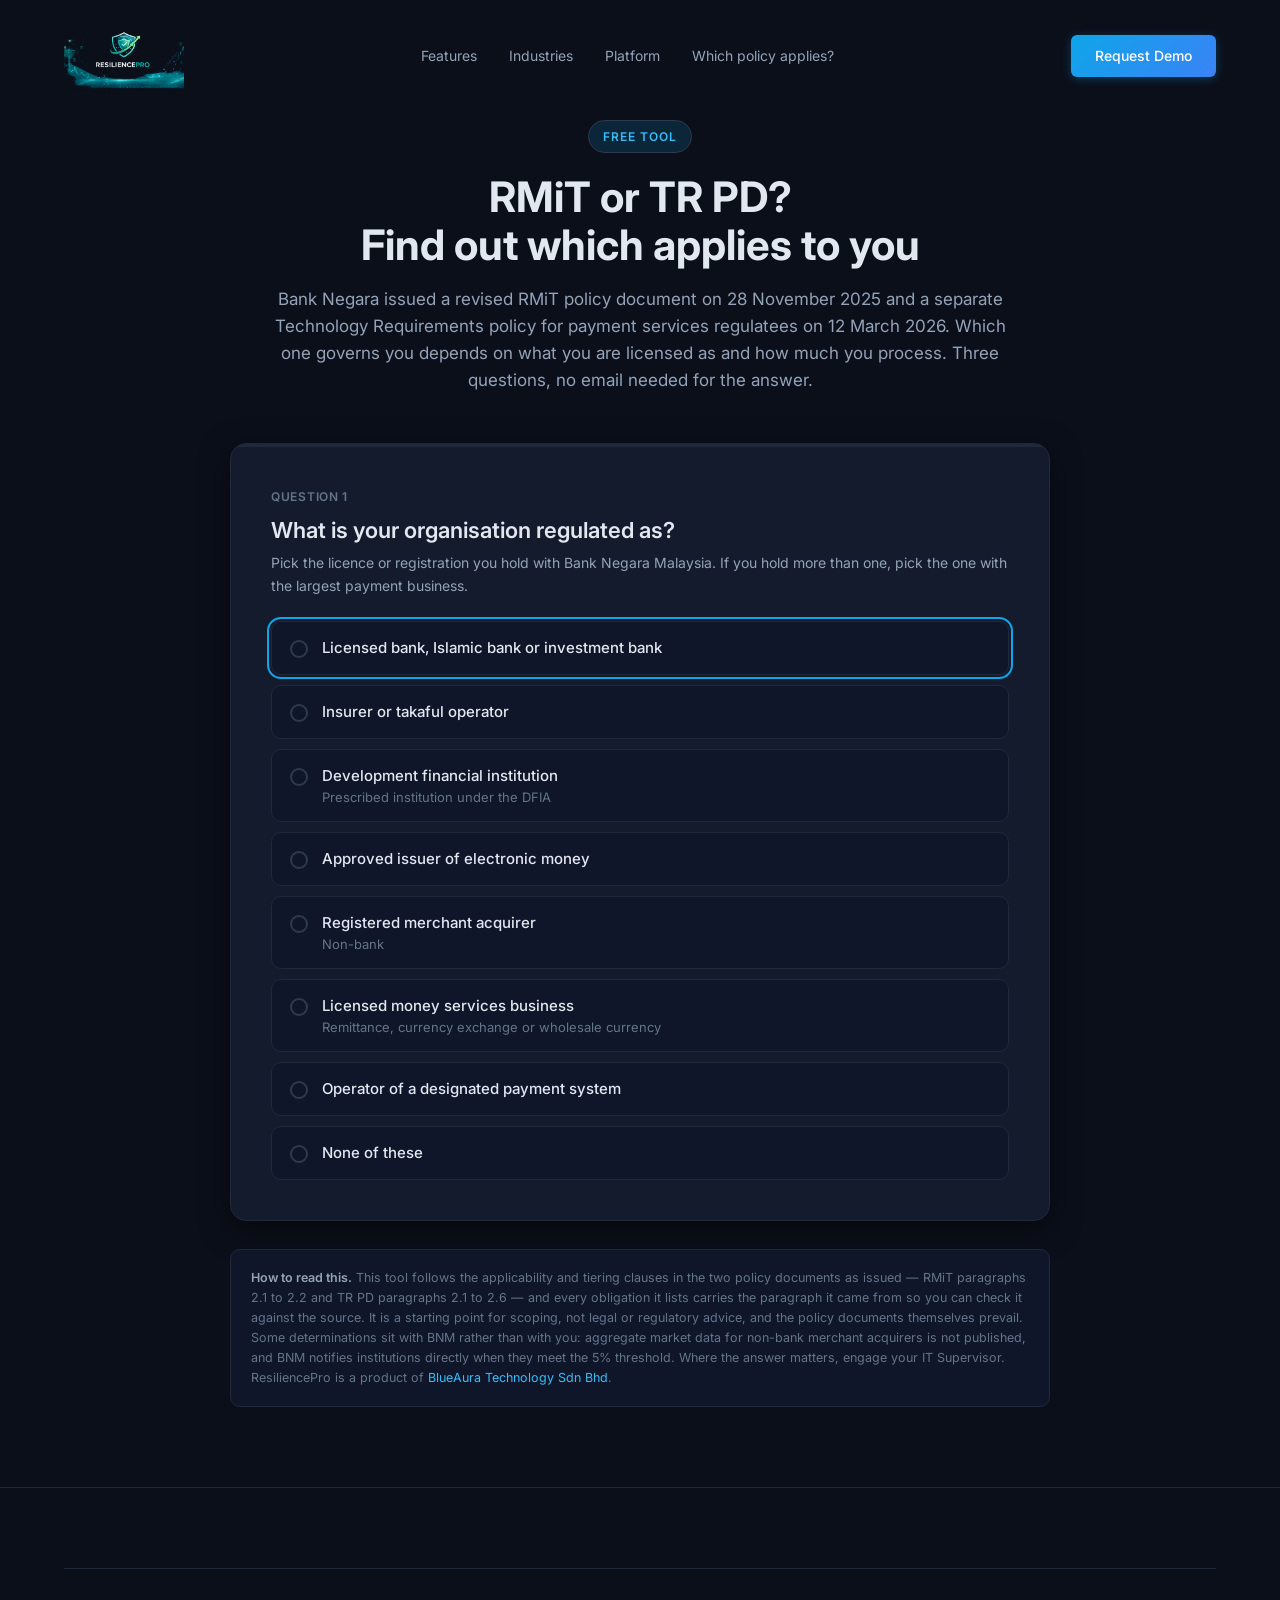
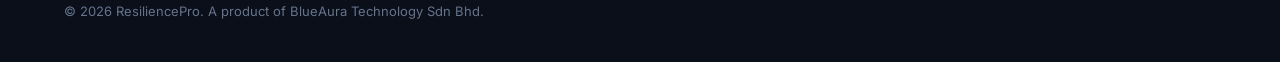
<file: compliance-check.html>
<!DOCTYPE html>
<html lang="en">
<head>
  <meta charset="UTF-8">
  <meta name="viewport" content="width=device-width, initial-scale=1.0">
  <title>Which BNM technology policy applies to you? — ResiliencePro</title>
  <meta name="description" content="Answer three questions to find out whether RMiT or the Technology Requirements for Payment Services Regulatees applies to your institution, which tier you fall into, and which testing and evidence obligations run on a cycle.">
  <link rel="canonical" href="https://www.resiliencepro.com.my/compliance-check.html">
  <meta property="og:title" content="Which BNM technology policy applies to you?">
  <meta property="og:description" content="RMiT or TR PD? Find your tier, your deadlines, and the testing obligations you have to evidence.">
  <meta property="og:type" content="website">
  <meta property="og:url" content="https://www.resiliencepro.com.my/compliance-check.html">
  <link rel="preconnect" href="https://fonts.googleapis.com">
  <link rel="preconnect" href="https://fonts.gstatic.com" crossorigin>
  <link href="https://fonts.googleapis.com/css2?family=Inter:wght@300;400;500;600;700;800&display=swap" rel="stylesheet">
  <link rel="stylesheet" href="assets/css/styles.css">
  <link rel="stylesheet" href="assets/css/checker.css">
  <link rel="icon" type="image/svg+xml" href="data:image/svg+xml,<svg xmlns='http://www.w3.org/2000/svg' viewBox='0 0 100 100'><rect rx='20' width='100' height='100' fill='%230ea5e9'/><path d='M30 55L45 70L70 35' stroke='white' stroke-width='10' fill='none' stroke-linecap='round' stroke-linejoin='round'/></svg>">
</head>
<body>

  <nav class="nav" id="nav">
    <div class="nav__container">
      <a href="index.html" class="nav__logo">
        <img src="assets/images/logo.png" alt="ResiliencePro" class="nav__logo-img">
      </a>
      <div class="nav__links" id="navLinks">
        <a href="index.html#features" class="nav__link">Features</a>
        <a href="index.html#industries" class="nav__link">Industries</a>
        <a href="index.html#platform" class="nav__link">Platform</a>
        <a href="compliance-check.html" class="nav__link">Which policy applies?</a>
      </div>
      <div class="nav__actions">
        <a href="index.html#contact" class="btn btn--primary">Request Demo</a>
      </div>
      <button class="nav__toggle" id="navToggle" aria-label="Toggle menu">
        <span></span><span></span><span></span>
      </button>
    </div>
  </nav>

  <main class="chk-page">
    <div class="container">

      <header class="chk-head">
        <span class="chk-eyebrow">Free tool</span>
        <h1 class="chk-title">RMiT or TR PD?<br>Find out which applies to you</h1>
        <p class="chk-lede">
          Bank Negara issued a revised RMiT policy document on 28 November 2025 and a separate
          Technology Requirements policy for payment services regulatees on 12 March 2026. Which one
          governs you depends on what you are licensed as and how much you process. Three questions,
          no email needed for the answer.
        </p>
      </header>

      <section class="chk-shell" aria-label="Applicability checker">
        <div class="chk-progress"><div class="chk-progress__bar" id="chkBar"></div></div>
        <div class="chk-body">
          <div class="chk-step is-active" id="chkStep" aria-live="polite"></div>
          <div class="chk-step" id="chkResult" aria-live="polite"></div>
        </div>
      </section>

      <p class="chk-note">
        <strong>How to read this.</strong> This tool follows the applicability and tiering clauses in the
        two policy documents as issued — RMiT paragraphs 2.1 to 2.2 and TR PD paragraphs 2.1 to 2.6 —
        and every obligation it lists carries the paragraph it came from so you can check it against the
        source. It is a starting point for scoping, not legal or regulatory advice, and the policy
        documents themselves prevail. Some determinations sit with BNM rather than with you: aggregate
        market data for non-bank merchant acquirers is not published, and BNM notifies institutions
        directly when they meet the 5% threshold. Where the answer matters, engage your IT Supervisor.
        ResiliencePro is a product of
        <a href="https://blueaura.com.my/">BlueAura Technology Sdn Bhd</a>.
      </p>

    </div>
  </main>

  <footer class="footer">
    <div class="container">
      <div class="footer__bottom">
        <p>&copy; 2026 ResiliencePro. A product of <a href="https://blueaura.com.my/">BlueAura Technology Sdn Bhd</a>.</p>
      </div>
    </div>
  </footer>

  <script src="assets/js/main.js"></script>
  <script src="assets/js/checker.js"></script>
</body>
</html>
</file>
<file: assets/css/styles.css>
/* ============================================================
   ResiliencePro — Enterprise Dark Theme
   ============================================================ */

/* --- CSS Variables --- */
:root {
  --color-bg: #0b0f1a;
  --color-bg-alt: #0f1629;
  --color-surface: #141b2d;
  --color-surface-hover: #1a2340;
  --color-surface-light: #1e2a45;
  --color-border: #1e293b;
  --color-border-light: #2d3a52;
  --color-text: #e2e8f0;
  --color-text-secondary: #94a3b8;
  --color-text-muted: #64748b;
  --color-primary: #0ea5e9;
  --color-primary-dark: #0284c7;
  --color-primary-light: #38bdf8;
  --color-primary-glow: rgba(14, 165, 233, 0.15);
  --color-success: #22c55e;
  --color-warning: #f59e0b;
  --color-danger: #ef4444;
  --color-info: #3b82f6;
  --font-family: 'Inter', -apple-system, BlinkMacSystemFont, 'Segoe UI', sans-serif;
  --radius-sm: 6px;
  --radius-md: 10px;
  --radius-lg: 16px;
  --radius-xl: 24px;
  --shadow-sm: 0 1px 2px rgba(0,0,0,0.3);
  --shadow-md: 0 4px 12px rgba(0,0,0,0.4);
  --shadow-lg: 0 8px 30px rgba(0,0,0,0.5);
  --shadow-glow: 0 0 40px rgba(14, 165, 233, 0.15);
  --transition: 0.3s cubic-bezier(0.4, 0, 0.2, 1);
}

/* --- Reset & Base --- */
*, *::before, *::after { box-sizing: border-box; margin: 0; padding: 0; }

html {
  scroll-behavior: smooth;
  -webkit-font-smoothing: antialiased;
  -moz-osx-font-smoothing: grayscale;
}

body {
  font-family: var(--font-family);
  background: var(--color-bg);
  color: var(--color-text);
  line-height: 1.6;
  overflow-x: hidden;
}

a { color: inherit; text-decoration: none; }
img { max-width: 100%; display: block; }

.container {
  max-width: 1200px;
  margin: 0 auto;
  padding: 0 24px;
}

/* --- Buttons --- */
.btn {
  display: inline-flex;
  align-items: center;
  gap: 8px;
  padding: 10px 24px;
  border-radius: var(--radius-sm);
  font-family: var(--font-family);
  font-size: 14px;
  font-weight: 500;
  border: none;
  cursor: pointer;
  transition: var(--transition);
  white-space: nowrap;
}

.btn--primary {
  background: linear-gradient(135deg, var(--color-primary), var(--color-info));
  color: #fff;
  box-shadow: 0 2px 10px rgba(14, 165, 233, 0.3);
}
.btn--primary:hover {
  box-shadow: 0 4px 20px rgba(14, 165, 233, 0.5);
  transform: translateY(-1px);
}

.btn--outline {
  background: transparent;
  color: var(--color-text);
  border: 1px solid var(--color-border-light);
}
.btn--outline:hover {
  border-color: var(--color-primary);
  color: var(--color-primary-light);
  background: var(--color-primary-glow);
}

.btn--ghost {
  background: transparent;
  color: var(--color-text-secondary);
}
.btn--ghost:hover { color: var(--color-text); }

.btn--white {
  background: #fff;
  color: var(--color-bg);
  font-weight: 600;
}
.btn--white:hover {
  background: #f0f4f8;
  transform: translateY(-1px);
  box-shadow: 0 4px 20px rgba(255,255,255,0.2);
}

.btn--ghost-white {
  background: transparent;
  color: rgba(255,255,255,0.9);
  border: 1px solid rgba(255,255,255,0.25);
}
.btn--ghost-white:hover {
  background: rgba(255,255,255,0.1);
  border-color: rgba(255,255,255,0.5);
}

.btn--lg { padding: 14px 32px; font-size: 15px; }

/* --- Status Dot --- */
.status-dot { display: inline-block; width: 8px; height: 8px; border-radius: 50%; }
.status-dot--live { background: var(--color-success); box-shadow: 0 0 8px var(--color-success); animation: pulse-dot 2s infinite; }

@keyframes pulse-dot {
  0%, 100% { opacity: 1; }
  50% { opacity: 0.5; }
}

/* --- Badge --- */
.badge {
  display: inline-flex;
  padding: 4px 10px;
  border-radius: 20px;
  font-size: 11px;
  font-weight: 600;
  letter-spacing: 0.02em;
}
.badge--sm { padding: 2px 8px; font-size: 10px; }
.badge--active { background: rgba(14, 165, 233, 0.15); color: var(--color-primary-light); }
.badge--success { background: rgba(34, 197, 94, 0.15); color: var(--color-success); }
.badge--warning { background: rgba(245, 158, 11, 0.15); color: var(--color-warning); }
.badge--danger { background: rgba(239, 68, 68, 0.15); color: var(--color-danger); }
.badge--pending { background: rgba(100, 116, 139, 0.2); color: var(--color-text-muted); }

/* --- Section Headers --- */
.section-label {
  display: inline-block;
  font-size: 13px;
  font-weight: 600;
  color: var(--color-primary);
  text-transform: uppercase;
  letter-spacing: 0.1em;
  margin-bottom: 16px;
}

.section-title {
  font-size: clamp(28px, 4vw, 42px);
  font-weight: 700;
  line-height: 1.2;
  color: var(--color-text);
  margin-bottom: 16px;
}

.section-description {
  font-size: 17px;
  color: var(--color-text-secondary);
  max-width: 640px;
  line-height: 1.7;
}

.section-header {
  text-align: center;
  margin-bottom: 64px;
}
.section-header .section-description {
  margin: 0 auto;
}

/* ============================================================
   NAVIGATION
   ============================================================ */
.nav {
  position: fixed;
  top: 0;
  left: 0;
  right: 0;
  z-index: 1000;
  padding: 16px 0;
  transition: var(--transition);
  background: transparent;
}

.nav--scrolled {
  background: rgba(11, 15, 26, 0.9);
  backdrop-filter: blur(20px);
  border-bottom: 1px solid var(--color-border);
  padding: 10px 0;
}

.nav__container {
  max-width: 1200px;
  margin: 0 auto;
  padding: 0 24px;
  display: flex;
  align-items: center;
  justify-content: space-between;
}

.nav__logo {
  display: flex;
  align-items: center;
  gap: 10px;
  font-size: 20px;
  font-weight: 700;
  color: var(--color-text);
}

.nav__logo-img { height: 80px; width: auto; object-fit: contain; }
.footer .nav__logo-img { height: 100px; }

.nav__links {
  display: flex;
  gap: 32px;
}

.nav__link {
  font-size: 14px;
  color: var(--color-text-secondary);
  transition: var(--transition);
}
.nav__link:hover { color: var(--color-text); }

.nav__actions {
  display: flex;
  gap: 12px;
  align-items: center;
}

.nav__toggle {
  display: none;
  flex-direction: column;
  gap: 5px;
  background: none;
  border: none;
  cursor: pointer;
  padding: 4px;
}
.nav__toggle span {
  display: block;
  width: 24px;
  height: 2px;
  background: var(--color-text);
  border-radius: 2px;
  transition: var(--transition);
}

/* ============================================================
   HERO
   ============================================================ */
.hero {
  position: relative;
  padding: 160px 0 80px;
  overflow: hidden;
}

.hero__bg {
  position: absolute;
  inset: 0;
  pointer-events: none;
}

.hero__grid-pattern {
  position: absolute;
  inset: 0;
  background-image:
    linear-gradient(rgba(14, 165, 233, 0.03) 1px, transparent 1px),
    linear-gradient(90deg, rgba(14, 165, 233, 0.03) 1px, transparent 1px);
  background-size: 60px 60px;
  mask-image: radial-gradient(ellipse 60% 60% at 50% 30%, black 0%, transparent 70%);
}

.hero__glow {
  position: absolute;
  border-radius: 50%;
  filter: blur(100px);
}
.hero__glow--1 {
  width: 600px; height: 600px;
  background: rgba(14, 165, 233, 0.08);
  top: -200px; left: 50%;
  transform: translateX(-50%);
}
.hero__glow--2 {
  width: 400px; height: 400px;
  background: rgba(59, 130, 246, 0.06);
  bottom: -100px; right: -100px;
}

.hero__content {
  text-align: center;
  position: relative;
  z-index: 1;
}

.hero__badge {
  display: inline-flex;
  align-items: center;
  gap: 8px;
  padding: 8px 16px;
  background: var(--color-primary-glow);
  border: 1px solid rgba(14, 165, 233, 0.2);
  border-radius: 30px;
  font-size: 13px;
  color: var(--color-primary-light);
  margin-bottom: 32px;
}

.hero__badge-dot {
  width: 6px; height: 6px;
  border-radius: 50%;
  background: var(--color-primary);
  box-shadow: 0 0 6px var(--color-primary);
}

.hero__title {
  font-size: clamp(36px, 5.5vw, 64px);
  font-weight: 800;
  line-height: 1.1;
  margin-bottom: 24px;
  letter-spacing: -0.02em;
}

.hero__title-gradient {
  background: linear-gradient(135deg, var(--color-primary-light), var(--color-info), #a78bfa);
  -webkit-background-clip: text;
  -webkit-text-fill-color: transparent;
  background-clip: text;
}

.hero__description {
  font-size: 18px;
  color: var(--color-text-secondary);
  max-width: 680px;
  margin: 0 auto 40px;
  line-height: 1.7;
}

.hero__cta {
  display: flex;
  gap: 16px;
  justify-content: center;
  margin-bottom: 56px;
}

.hero__stats {
  display: flex;
  gap: 0;
  justify-content: center;
  align-items: center;
}

.hero__stat {
  text-align: center;
  padding: 0 40px;
}

.hero__stat-number {
  font-size: 36px;
  font-weight: 700;
  color: var(--color-text);
}

.hero__stat-suffix {
  font-size: 24px;
  font-weight: 600;
  color: var(--color-primary-light);
}

.hero__stat-label {
  display: block;
  font-size: 13px;
  color: var(--color-text-muted);
  margin-top: 4px;
}

.hero__stat-divider {
  width: 1px;
  height: 40px;
  background: var(--color-border);
}

/* --- Hero Dashboard Preview --- */
.hero__preview {
  margin-top: 64px;
  position: relative;
}

.dashboard-preview {
  background: var(--color-surface);
  border: 1px solid var(--color-border);
  border-radius: var(--radius-lg);
  overflow: hidden;
  box-shadow: var(--shadow-lg), var(--shadow-glow);
}

.dashboard-preview__header {
  display: flex;
  align-items: center;
  justify-content: space-between;
  padding: 12px 20px;
  background: var(--color-bg-alt);
  border-bottom: 1px solid var(--color-border);
}

.dashboard-preview__dots {
  display: flex;
  gap: 6px;
}
.dashboard-preview__dots span {
  width: 10px; height: 10px;
  border-radius: 50%;
  background: var(--color-surface-light);
}
.dashboard-preview__dots span:first-child { background: #ef4444; }
.dashboard-preview__dots span:nth-child(2) { background: #f59e0b; }
.dashboard-preview__dots span:last-child { background: #22c55e; }

.dashboard-preview__title {
  font-size: 13px;
  color: var(--color-text-muted);
  font-weight: 500;
}

.dashboard-preview__status {
  display: flex;
  align-items: center;
  gap: 6px;
  font-size: 12px;
  color: var(--color-success);
  font-weight: 500;
}

.dashboard-preview__body {
  padding: 20px;
}

/* Dashboard stats */
.dash-stats {
  display: grid;
  grid-template-columns: repeat(4, 1fr);
  gap: 12px;
  margin-bottom: 16px;
}

.dash-stat-card {
  background: var(--color-bg-alt);
  border: 1px solid var(--color-border);
  border-radius: var(--radius-sm);
  padding: 14px;
}

.dash-stat-card__label {
  font-size: 11px;
  color: var(--color-text-muted);
  margin-bottom: 4px;
}

.dash-stat-card__value {
  font-size: 22px;
  font-weight: 700;
  color: var(--color-text);
  margin-bottom: 8px;
}

.dash-stat-card__bar {
  height: 3px;
  background: var(--color-border);
  border-radius: 3px;
  overflow: hidden;
}
.dash-stat-card__bar span {
  display: block;
  height: 100%;
  background: var(--color-primary);
  border-radius: 3px;
  transition: width 1.5s ease;
}
.dash-stat-card__bar .bar--warning { background: var(--color-warning); }
.dash-stat-card__bar .bar--success { background: var(--color-success); }

/* Dashboard main */
.dash-main {
  display: grid;
  grid-template-columns: 1fr 280px;
  gap: 16px;
}

.dash-section-title {
  font-size: 12px;
  font-weight: 600;
  color: var(--color-text-muted);
  text-transform: uppercase;
  letter-spacing: 0.05em;
  margin-bottom: 12px;
}

.dash-procedures {
  background: var(--color-bg-alt);
  border: 1px solid var(--color-border);
  border-radius: var(--radius-sm);
  padding: 16px;
}

.dash-procedure-item {
  display: flex;
  align-items: center;
  gap: 12px;
  padding: 10px 0;
  border-bottom: 1px solid var(--color-border);
}
.dash-procedure-item:last-child { border-bottom: none; }

.dash-procedure-item__status {
  width: 8px; height: 8px;
  border-radius: 50%;
  flex-shrink: 0;
}
.dash-procedure-item__status--active { background: var(--color-primary); box-shadow: 0 0 6px var(--color-primary); }
.dash-procedure-item__status--warning { background: var(--color-warning); box-shadow: 0 0 6px var(--color-warning); }
.dash-procedure-item__status--success { background: var(--color-success); }

.dash-procedure-item__info { flex: 1; min-width: 0; }

.dash-procedure-item__name {
  font-size: 13px;
  font-weight: 500;
  color: var(--color-text);
  white-space: nowrap;
  overflow: hidden;
  text-overflow: ellipsis;
}

.dash-procedure-item__meta {
  font-size: 11px;
  color: var(--color-text-muted);
  margin-top: 2px;
}

.dash-procedure-item__progress {
  width: 80px;
  height: 4px;
  background: var(--color-border);
  border-radius: 4px;
  overflow: hidden;
  flex-shrink: 0;
}
.dash-procedure-item__progress span {
  display: block;
  height: 100%;
  background: var(--color-primary);
  border-radius: 4px;
}
.dash-procedure-item__progress .bar--warning { background: var(--color-warning); }
.dash-procedure-item__progress .bar--success { background: var(--color-success); }

/* Dashboard sidebar */
.dash-sidebar {
  background: var(--color-bg-alt);
  border: 1px solid var(--color-border);
  border-radius: var(--radius-sm);
  padding: 16px;
}

.dash-activity-item {
  display: flex;
  align-items: flex-start;
  gap: 8px;
  padding: 8px 0;
  border-bottom: 1px solid var(--color-border);
  font-size: 12px;
}
.dash-activity-item:last-child { border-bottom: none; }

.dash-activity-item__dot {
  width: 6px; height: 6px;
  border-radius: 50%;
  margin-top: 5px;
  flex-shrink: 0;
}
.dash-activity-item__dot--success { background: var(--color-success); }
.dash-activity-item__dot--warning { background: var(--color-warning); }
.dash-activity-item__dot--info { background: var(--color-info); }
.dash-activity-item__dot--danger { background: var(--color-danger); }

.dash-activity-item__text {
  flex: 1;
  color: var(--color-text-secondary);
  line-height: 1.4;
}

.dash-activity-item__time {
  color: var(--color-text-muted);
  font-size: 11px;
  flex-shrink: 0;
}

/* ============================================================
   TRUSTED
   ============================================================ */
.trusted {
  padding: 48px 0;
  border-top: 1px solid var(--color-border);
  border-bottom: 1px solid var(--color-border);
}

.trusted__text {
  text-align: center;
  font-size: 13px;
  color: var(--color-text-muted);
  text-transform: uppercase;
  letter-spacing: 0.1em;
  margin-bottom: 32px;
}

.trusted__logos {
  display: flex;
  justify-content: center;
  align-items: center;
  gap: 64px;
  flex-wrap: wrap;
}

.trusted__logo {
  color: var(--color-text-muted);
  opacity: 0.4;
  transition: var(--transition);
}
.trusted__logo:hover { opacity: 0.7; }
.trusted__logo svg { height: 24px; width: auto; }

/* ============================================================
   PROBLEM
   ============================================================ */
.problem {
  padding: 120px 0;
}

.problem__grid {
  display: grid;
  grid-template-columns: repeat(2, 1fr);
  gap: 24px;
}

.problem__card {
  background: var(--color-surface);
  border: 1px solid var(--color-border);
  border-radius: var(--radius-md);
  padding: 32px;
  transition: var(--transition);
}
.problem__card:hover {
  border-color: var(--color-border-light);
  background: var(--color-surface-hover);
}

.problem__card-icon {
  width: 48px; height: 48px;
  display: flex;
  align-items: center;
  justify-content: center;
  border-radius: var(--radius-sm);
  margin-bottom: 20px;
}
.problem__card-icon--red {
  background: rgba(239, 68, 68, 0.1);
  color: var(--color-danger);
}

.problem__card-title {
  font-size: 18px;
  font-weight: 600;
  color: var(--color-text);
  margin-bottom: 8px;
}

.problem__card-text {
  font-size: 14px;
  color: var(--color-text-secondary);
  line-height: 1.6;
}

/* ============================================================
   SOLUTION
   ============================================================ */
.solution {
  padding: 0 0 120px;
}

.solution__inner {
  display: grid;
  grid-template-columns: 1fr 1fr;
  gap: 80px;
  align-items: center;
}

.solution__features {
  display: flex;
  flex-direction: column;
  gap: 16px;
  margin-top: 32px;
}

.solution__feature {
  display: flex;
  align-items: center;
  gap: 12px;
  font-size: 15px;
  color: var(--color-text-secondary);
}

.solution__visual {
  display: flex;
  flex-direction: column;
  gap: 16px;
}

.solution__card {
  background: var(--color-surface);
  border: 1px solid var(--color-border);
  border-radius: var(--radius-md);
  padding: 24px;
  transition: var(--transition);
}
.solution__card:hover {
  border-color: var(--color-border-light);
  transform: translateX(4px);
}

.solution__card-header {
  display: flex;
  align-items: center;
  gap: 12px;
  font-size: 15px;
  font-weight: 600;
  color: var(--color-text);
  margin-bottom: 8px;
}

.solution__card-icon {
  width: 36px; height: 36px;
  display: flex;
  align-items: center;
  justify-content: center;
  border-radius: var(--radius-sm);
}
.solution__card-icon--blue { background: rgba(14, 165, 233, 0.1); color: var(--color-primary); }
.solution__card-icon--green { background: rgba(34, 197, 94, 0.1); color: var(--color-success); }
.solution__card-icon--amber { background: rgba(245, 158, 11, 0.1); color: var(--color-warning); }

.solution__card-text {
  font-size: 13px;
  color: var(--color-text-secondary);
  line-height: 1.6;
}

/* ============================================================
   FEATURES
   ============================================================ */
.features {
  padding: 120px 0;
  background: var(--color-bg-alt);
  border-top: 1px solid var(--color-border);
  border-bottom: 1px solid var(--color-border);
}

.features__grid {
  display: grid;
  grid-template-columns: repeat(4, 1fr);
  gap: 20px;
}

.feature-card {
  background: var(--color-surface);
  border: 1px solid var(--color-border);
  border-radius: var(--radius-md);
  padding: 28px;
  transition: var(--transition);
}
.feature-card:hover {
  border-color: var(--color-primary);
  box-shadow: var(--shadow-glow);
  transform: translateY(-2px);
}

.feature-card__icon {
  width: 48px; height: 48px;
  display: flex;
  align-items: center;
  justify-content: center;
  background: var(--color-primary-glow);
  border-radius: var(--radius-sm);
  color: var(--color-primary);
  margin-bottom: 20px;
}

.feature-card__title {
  font-size: 16px;
  font-weight: 600;
  color: var(--color-text);
  margin-bottom: 8px;
}

.feature-card__text {
  font-size: 13px;
  color: var(--color-text-secondary);
  line-height: 1.6;
}

/* ============================================================
   INDUSTRIES
   ============================================================ */
.industries {
  padding: 120px 0;
}

.industries__grid {
  display: grid;
  grid-template-columns: repeat(3, 1fr);
  gap: 24px;
}

.industry-card {
  background: var(--color-surface);
  border: 1px solid var(--color-border);
  border-radius: var(--radius-md);
  padding: 32px;
  transition: var(--transition);
  position: relative;
  overflow: hidden;
}
.industry-card::before {
  content: '';
  position: absolute;
  top: 0;
  left: 0;
  right: 0;
  height: 3px;
  background: linear-gradient(90deg, var(--color-primary), var(--color-info));
  opacity: 0;
  transition: var(--transition);
}
.industry-card:hover {
  border-color: var(--color-border-light);
  transform: translateY(-4px);
  box-shadow: var(--shadow-lg);
}
.industry-card:hover::before { opacity: 1; }

.industry-card__icon {
  width: 56px; height: 56px;
  display: flex;
  align-items: center;
  justify-content: center;
  background: var(--color-primary-glow);
  border-radius: var(--radius-md);
  color: var(--color-primary);
  margin-bottom: 20px;
}

.industry-card__title {
  font-size: 18px;
  font-weight: 600;
  color: var(--color-text);
  margin-bottom: 8px;
}

.industry-card__text {
  font-size: 14px;
  color: var(--color-text-secondary);
  line-height: 1.6;
  margin-bottom: 16px;
}

.industry-card__tags {
  display: flex;
  flex-wrap: wrap;
  gap: 6px;
}
.industry-card__tags span {
  padding: 4px 10px;
  background: var(--color-bg-alt);
  border: 1px solid var(--color-border);
  border-radius: 20px;
  font-size: 11px;
  color: var(--color-text-muted);
}

/* ============================================================
   PLATFORM PREVIEW
   ============================================================ */
.platform {
  padding: 120px 0;
  background: var(--color-bg-alt);
  border-top: 1px solid var(--color-border);
  border-bottom: 1px solid var(--color-border);
}

.platform__tabs {
  display: flex;
  gap: 4px;
  justify-content: center;
  margin-bottom: 40px;
  background: var(--color-surface);
  border: 1px solid var(--color-border);
  border-radius: var(--radius-sm);
  padding: 4px;
  width: fit-content;
  margin-left: auto;
  margin-right: auto;
}

.platform__tab {
  padding: 10px 24px;
  background: transparent;
  border: none;
  border-radius: var(--radius-sm);
  color: var(--color-text-secondary);
  font-family: var(--font-family);
  font-size: 14px;
  font-weight: 500;
  cursor: pointer;
  transition: var(--transition);
}
.platform__tab:hover { color: var(--color-text); }
.platform__tab--active {
  background: var(--color-primary);
  color: #fff;
}

.platform__panel { display: none; }
.platform__panel--active { display: block; }

.platform__preview {
  position: relative;
}

/* Platform Screen (shared) */
.platform-screen {
  background: var(--color-surface);
  border: 1px solid var(--color-border);
  border-radius: var(--radius-lg);
  overflow: hidden;
  box-shadow: var(--shadow-lg), var(--shadow-glow);
}

.platform-screen__header {
  display: flex;
  align-items: center;
  padding: 12px 20px;
  background: var(--color-bg);
  border-bottom: 1px solid var(--color-border);
  gap: 16px;
}

.platform-screen__dots {
  display: flex;
  gap: 6px;
}
.platform-screen__dots span {
  width: 10px; height: 10px;
  border-radius: 50%;
}
.platform-screen__dots span:first-child { background: #ef4444; }
.platform-screen__dots span:nth-child(2) { background: #f59e0b; }
.platform-screen__dots span:last-child { background: #22c55e; }

.platform-screen__url {
  flex: 1;
  text-align: center;
  font-size: 12px;
  color: var(--color-text-muted);
  background: var(--color-surface);
  padding: 6px 16px;
  border-radius: var(--radius-sm);
  border: 1px solid var(--color-border);
}

.platform-screen__body {
  padding: 0;
}

/* Platform Dashboard */
.platform-dash {
  display: flex;
  min-height: 380px;
}

.platform-dash__sidebar {
  width: 200px;
  background: var(--color-bg);
  border-right: 1px solid var(--color-border);
  padding: 16px 12px;
  flex-shrink: 0;
}

.platform-dash__nav-item {
  display: flex;
  align-items: center;
  gap: 10px;
  padding: 10px 12px;
  border-radius: var(--radius-sm);
  font-size: 13px;
  color: var(--color-text-secondary);
  margin-bottom: 4px;
  cursor: default;
}
.platform-dash__nav-item--active {
  background: var(--color-primary-glow);
  color: var(--color-primary-light);
}

.platform-dash__content {
  flex: 1;
  padding: 20px;
}

.platform-dash__topbar {
  display: flex;
  justify-content: space-between;
  align-items: center;
  margin-bottom: 20px;
}
.platform-dash__topbar h3 {
  font-size: 16px;
  font-weight: 600;
}
.platform-dash__topbar-right {
  display: flex;
  align-items: center;
  gap: 8px;
  font-size: 12px;
  color: var(--color-text-muted);
}
.platform-dash__user {
  padding: 4px 10px;
  background: var(--color-surface-light);
  border-radius: var(--radius-sm);
  font-size: 12px;
}

.platform-dash__metrics {
  display: grid;
  grid-template-columns: repeat(4, 1fr);
  gap: 12px;
  margin-bottom: 20px;
}

.platform-metric {
  background: var(--color-surface);
  border: 1px solid var(--color-border);
  border-radius: var(--radius-sm);
  padding: 14px;
  text-align: center;
}
.platform-metric__value {
  font-size: 24px;
  font-weight: 700;
  color: var(--color-primary);
}
.platform-metric--warning .platform-metric__value { color: var(--color-warning); }
.platform-metric--success .platform-metric__value { color: var(--color-success); }
.platform-metric--danger .platform-metric__value { color: var(--color-danger); }
.platform-metric__label {
  font-size: 11px;
  color: var(--color-text-muted);
  margin-top: 4px;
}

/* Platform Table */
.platform-dash__table {
  background: var(--color-surface);
  border: 1px solid var(--color-border);
  border-radius: var(--radius-sm);
  overflow: hidden;
}

.platform-dash__table-header,
.platform-dash__table-row {
  display: grid;
  grid-template-columns: 2fr 1fr 1fr 0.5fr;
  gap: 12px;
  padding: 10px 16px;
  align-items: center;
  font-size: 13px;
}

.platform-dash__table-header {
  background: var(--color-bg);
  font-weight: 600;
  color: var(--color-text-muted);
  font-size: 11px;
  text-transform: uppercase;
  letter-spacing: 0.05em;
}

.platform-dash__table-row {
  border-top: 1px solid var(--color-border);
  color: var(--color-text-secondary);
}

.mini-progress {
  height: 4px;
  background: var(--color-border);
  border-radius: 4px;
  overflow: hidden;
  width: 100%;
}
.mini-progress span {
  display: block;
  height: 100%;
  background: var(--color-primary);
  border-radius: 4px;
}
.mini-progress .bar--warning { background: var(--color-warning); }
.mini-progress .bar--success { background: var(--color-success); }

/* Runbook Preview */
.runbook-preview {
  padding: 24px;
}

.runbook-preview__header {
  margin-bottom: 24px;
}
.runbook-preview__header h3 {
  font-size: 18px;
  font-weight: 600;
  margin-bottom: 10px;
}
.runbook-preview__meta {
  display: flex;
  align-items: center;
  gap: 16px;
  font-size: 13px;
  color: var(--color-text-muted);
}

.runbook-preview__pipeline {
  display: flex;
  gap: 0;
  margin-bottom: 32px;
  position: relative;
}
.runbook-preview__pipeline::before {
  content: '';
  position: absolute;
  top: 11px;
  left: 12px;
  right: 12px;
  height: 2px;
  background: var(--color-border);
}

.pipeline-stage {
  flex: 1;
  text-align: center;
  position: relative;
  z-index: 1;
}

.pipeline-stage__dot {
  width: 24px; height: 24px;
  border-radius: 50%;
  background: var(--color-surface-light);
  border: 2px solid var(--color-border-light);
  margin: 0 auto 8px;
}
.pipeline-stage--done .pipeline-stage__dot {
  background: var(--color-success);
  border-color: var(--color-success);
}
.pipeline-stage--active .pipeline-stage__dot {
  background: var(--color-primary);
  border-color: var(--color-primary);
  box-shadow: 0 0 10px rgba(14, 165, 233, 0.5);
}

.pipeline-stage__label {
  font-size: 11px;
  color: var(--color-text-muted);
}
.pipeline-stage--done .pipeline-stage__label { color: var(--color-success); }
.pipeline-stage--active .pipeline-stage__label { color: var(--color-primary-light); font-weight: 600; }

/* Runbook Tasks */
.runbook-preview__tasks {
  display: flex;
  flex-direction: column;
  gap: 8px;
}

.runbook-task {
  display: flex;
  align-items: center;
  gap: 12px;
  padding: 12px 16px;
  background: var(--color-bg-alt);
  border: 1px solid var(--color-border);
  border-radius: var(--radius-sm);
  font-size: 13px;
}

.runbook-task__check {
  width: 20px; height: 20px;
  border-radius: 50%;
  display: flex;
  align-items: center;
  justify-content: center;
  flex-shrink: 0;
}
.runbook-task--done .runbook-task__check {
  background: var(--color-success);
  color: #fff;
}
.runbook-task__check--active {
  border: 2px solid var(--color-primary);
  background: transparent;
  box-shadow: 0 0 8px rgba(14, 165, 233, 0.3);
}
.runbook-task__check--pending {
  border: 2px solid var(--color-border-light);
  background: transparent;
}

.runbook-task__name {
  flex: 1;
  color: var(--color-text-secondary);
}
.runbook-task--done .runbook-task__name { color: var(--color-text-muted); }
.runbook-task--active .runbook-task__name { color: var(--color-text); font-weight: 500; }

.runbook-task__assignee {
  font-size: 12px;
  color: var(--color-text-muted);
  padding: 2px 10px;
  background: var(--color-surface);
  border-radius: 20px;
}

/* Task Preview */
.task-preview {
  padding: 24px;
}

.task-preview__header {
  display: flex;
  align-items: center;
  justify-content: space-between;
  margin-bottom: 24px;
}
.task-preview__header h3 {
  font-size: 18px;
  font-weight: 600;
}

.task-preview__details {
  display: grid;
  grid-template-columns: 1fr 1fr;
  gap: 16px;
  margin-bottom: 24px;
}

.task-preview__detail {
  background: var(--color-bg-alt);
  border: 1px solid var(--color-border);
  border-radius: var(--radius-sm);
  padding: 14px;
}

.task-preview__detail-label {
  font-size: 11px;
  color: var(--color-text-muted);
  text-transform: uppercase;
  letter-spacing: 0.05em;
  margin-bottom: 4px;
}

.task-preview__detail-value {
  font-size: 14px;
  color: var(--color-text);
  font-weight: 500;
}
.task-preview__detail-value--timer {
  color: var(--color-warning);
  font-family: 'SF Mono', 'Fira Code', monospace;
}

.task-preview__checklist {
  margin-bottom: 24px;
}

.task-preview__checklist-title {
  font-size: 14px;
  font-weight: 600;
  color: var(--color-text);
  margin-bottom: 12px;
}

.task-preview__check-item {
  display: flex;
  align-items: center;
  gap: 10px;
  padding: 10px;
  font-size: 13px;
  color: var(--color-text-secondary);
  border-bottom: 1px solid var(--color-border);
  cursor: default;
}
.task-preview__check-item--done { color: var(--color-text-muted); }

.task-preview__checkbox {
  width: 18px; height: 18px;
  border-radius: 4px;
  border: 2px solid var(--color-border-light);
  flex-shrink: 0;
}
.task-preview__checkbox--checked {
  background: var(--color-success);
  border-color: var(--color-success);
  position: relative;
}
.task-preview__checkbox--checked::after {
  content: '';
  position: absolute;
  top: 2px; left: 5px;
  width: 5px; height: 9px;
  border: solid #fff;
  border-width: 0 2px 2px 0;
  transform: rotate(45deg);
}

.task-preview__comments {
  border-top: 1px solid var(--color-border);
  padding-top: 16px;
}

.task-preview__comment {
  padding: 10px 0;
  border-bottom: 1px solid var(--color-border);
  font-size: 13px;
}
.task-preview__comment:last-child { border-bottom: none; }
.task-preview__comment strong { color: var(--color-text); font-weight: 600; }
.task-preview__comment-time {
  font-size: 11px;
  color: var(--color-text-muted);
  margin-left: 8px;
}
.task-preview__comment p {
  color: var(--color-text-secondary);
  margin-top: 4px;
  line-height: 1.5;
}

/* ============================================================
   BENEFITS
   ============================================================ */
.benefits {
  padding: 120px 0;
}

.benefits__grid {
  display: grid;
  grid-template-columns: repeat(4, 1fr);
  gap: 24px;
}

.benefit-card {
  text-align: center;
  padding: 40px 24px;
  background: var(--color-surface);
  border: 1px solid var(--color-border);
  border-radius: var(--radius-md);
  transition: var(--transition);
}
.benefit-card:hover {
  border-color: var(--color-primary);
  box-shadow: var(--shadow-glow);
}

.benefit-card__number {
  font-size: 48px;
  font-weight: 800;
  background: linear-gradient(135deg, var(--color-primary-light), var(--color-info));
  -webkit-background-clip: text;
  -webkit-text-fill-color: transparent;
  background-clip: text;
  margin-bottom: 16px;
}

.benefit-card__title {
  font-size: 16px;
  font-weight: 600;
  color: var(--color-text);
  margin-bottom: 8px;
}

.benefit-card__text {
  font-size: 13px;
  color: var(--color-text-secondary);
  line-height: 1.6;
}

/* ============================================================
   SOCIAL PROOF
   ============================================================ */
.social-proof {
  padding: 80px 0;
  background: var(--color-bg-alt);
  border-top: 1px solid var(--color-border);
  border-bottom: 1px solid var(--color-border);
}

.social-proof__inner {
  max-width: 800px;
  margin: 0 auto;
  text-align: center;
}

.social-proof__quote-icon {
  color: var(--color-primary);
  opacity: 0.3;
  margin-bottom: 24px;
}

.social-proof__quote blockquote {
  font-size: 20px;
  color: var(--color-text);
  line-height: 1.6;
  font-style: italic;
  margin-bottom: 32px;
}

.social-proof__author-info strong {
  display: block;
  font-size: 15px;
  color: var(--color-text);
}
.social-proof__author-info span {
  font-size: 13px;
  color: var(--color-text-muted);
}

/* ============================================================
   CTA
   ============================================================ */
.cta {
  padding: 120px 0;
  position: relative;
  overflow: hidden;
}

.cta__inner {
  background: linear-gradient(135deg, #0c4a6e, #1e3a5f, #1e1b4b);
  border: 1px solid rgba(14, 165, 233, 0.2);
  border-radius: var(--radius-xl);
  padding: 80px;
  display: grid;
  grid-template-columns: 1.2fr 0.8fr;
  gap: 60px;
  align-items: center;
  position: relative;
  overflow: hidden;
}
.cta__inner::before {
  content: '';
  position: absolute;
  top: -100px; right: -100px;
  width: 400px; height: 400px;
  background: radial-gradient(circle, rgba(14, 165, 233, 0.15), transparent 70%);
  border-radius: 50%;
}

.cta__title {
  font-size: clamp(24px, 3vw, 36px);
  font-weight: 700;
  line-height: 1.2;
  margin-bottom: 16px;
  color: #fff;
}

.cta__description {
  font-size: 16px;
  color: rgba(255,255,255,0.7);
  line-height: 1.6;
  margin-bottom: 32px;
}

.cta__actions {
  display: flex;
  gap: 16px;
}

.cta__features {
  display: flex;
  flex-direction: column;
  gap: 16px;
  position: relative;
}

.cta__feature {
  display: flex;
  align-items: center;
  gap: 12px;
  font-size: 14px;
  color: rgba(255,255,255,0.8);
}
.cta__feature svg { flex-shrink: 0; color: var(--color-primary-light); }

/* ============================================================
   FOOTER
   ============================================================ */
.footer {
  padding: 80px 0 40px;
  border-top: 1px solid var(--color-border);
}

.footer__grid {
  display: grid;
  grid-template-columns: 1.5fr 1fr 1fr 1fr;
  gap: 48px;
  margin-bottom: 60px;
}

.footer__tagline {
  font-size: 14px;
  color: var(--color-text-muted);
  margin-top: 16px;
  line-height: 1.6;
  max-width: 280px;
}

.footer__links-group h4 {
  font-size: 13px;
  font-weight: 600;
  color: var(--color-text);
  text-transform: uppercase;
  letter-spacing: 0.05em;
  margin-bottom: 20px;
}

.footer__links-group a {
  display: block;
  font-size: 14px;
  color: var(--color-text-muted);
  padding: 4px 0;
  transition: var(--transition);
}
.footer__links-group a:hover { color: var(--color-primary-light); }

.footer__bottom {
  display: flex;
  justify-content: space-between;
  align-items: center;
  padding-top: 32px;
  border-top: 1px solid var(--color-border);
}
.footer__bottom p {
  font-size: 13px;
  color: var(--color-text-muted);
}

.footer__social {
  display: flex;
  gap: 16px;
}
.footer__social a {
  color: var(--color-text-muted);
  transition: var(--transition);
}
.footer__social a:hover { color: var(--color-primary); }

/* ============================================================
   ANIMATIONS
   ============================================================ */
[data-animate] {
  opacity: 0;
  transform: translateY(30px);
  transition: opacity 0.8s ease, transform 0.8s ease;
}
[data-animate].animate-in {
  opacity: 1;
  transform: translateY(0);
}

/* ============================================================
   RESPONSIVE
   ============================================================ */
@media (max-width: 1024px) {
  .features__grid { grid-template-columns: repeat(2, 1fr); }
  .benefits__grid { grid-template-columns: repeat(2, 1fr); }
  .industries__grid { grid-template-columns: repeat(2, 1fr); }
  .solution__inner { grid-template-columns: 1fr; gap: 48px; }
  .cta__inner { grid-template-columns: 1fr; padding: 48px; }
  .footer__grid { grid-template-columns: repeat(2, 1fr); }
  .dash-stats { grid-template-columns: repeat(2, 1fr); }
  .dash-main { grid-template-columns: 1fr; }
  .platform-dash__sidebar { display: none; }
  .platform-dash__metrics { grid-template-columns: repeat(2, 1fr); }
}

@media (max-width: 768px) {
  .nav__links, .nav__actions { display: none; }
  .nav__toggle { display: flex; }

  .nav__links.nav__links--open {
    display: flex;
    flex-direction: column;
    position: absolute;
    top: 100%;
    left: 0;
    right: 0;
    background: rgba(11, 15, 26, 0.98);
    backdrop-filter: blur(20px);
    border-bottom: 1px solid var(--color-border);
    padding: 24px;
    gap: 16px;
  }

  .nav__actions.nav__actions--open {
    display: flex;
    position: absolute;
    top: calc(100% + 180px);
    left: 0;
    right: 0;
    background: rgba(11, 15, 26, 0.98);
    backdrop-filter: blur(20px);
    border-bottom: 1px solid var(--color-border);
    padding: 16px 24px 24px;
    gap: 12px;
  }

  .hero { padding: 120px 0 60px; }
  .hero__title { font-size: 32px; }
  .hero__cta { flex-direction: column; align-items: center; }
  .hero__stats { flex-direction: column; gap: 24px; }
  .hero__stat-divider { width: 40px; height: 1px; }

  .problem__grid { grid-template-columns: 1fr; }
  .features__grid { grid-template-columns: 1fr; }
  .industries__grid { grid-template-columns: 1fr; }
  .benefits__grid { grid-template-columns: 1fr; }

  .platform__tabs { flex-direction: column; width: 100%; }
  .platform__tab { text-align: center; }

  .task-preview__details { grid-template-columns: 1fr; }

  .cta__inner { padding: 32px; }
  .cta__actions { flex-direction: column; }

  .footer__grid { grid-template-columns: 1fr; gap: 32px; }
  .footer__bottom { flex-direction: column; gap: 16px; text-align: center; }

  .social-proof__quote blockquote { font-size: 16px; }

  .dash-stats { grid-template-columns: 1fr 1fr; }
  .platform-dash__table-header,
  .platform-dash__table-row { grid-template-columns: 1.5fr 1fr 1fr; }
  .platform-dash__table-header span:last-child,
  .platform-dash__table-row span:last-child { display: none; }
}

@media (max-width: 480px) {
  .container { padding: 0 16px; }
  .hero__title { font-size: 28px; }
  .section-title { font-size: 24px; }
  .dash-stats { grid-template-columns: 1fr; }
  .runbook-task__assignee { display: none; }
  .runbook-preview__pipeline { overflow-x: auto; padding-bottom: 8px; }
}
</file>
<file: assets/css/checker.css>
/* ============================================================
   ResiliencePro — BNM Applicability Checker
   Extends assets/css/styles.css. No new tokens introduced.
   ============================================================ */

.chk-page { padding: 120px 0 80px; min-height: 100vh; }

.chk-head { max-width: 760px; margin: 0 auto 48px; text-align: center; }
.chk-eyebrow {
  display: inline-flex; align-items: center; gap: 8px;
  font-size: 12px; font-weight: 600; letter-spacing: 0.08em; text-transform: uppercase;
  color: var(--color-primary-light);
  background: var(--color-primary-glow);
  border: 1px solid var(--color-border-light);
  border-radius: 999px; padding: 6px 14px; margin-bottom: 20px;
}
.chk-title { font-size: clamp(28px, 4vw, 42px); font-weight: 700; line-height: 1.15; margin-bottom: 16px; }
.chk-lede { color: var(--color-text-secondary); font-size: 17px; }

/* --- Shell --- */
.chk-shell {
  max-width: 820px; margin: 0 auto;
  background: var(--color-surface);
  border: 1px solid var(--color-border);
  border-radius: var(--radius-lg);
  box-shadow: var(--shadow-lg);
  overflow: hidden;
}

/* --- Progress --- */
.chk-progress { height: 3px; background: var(--color-border); }
.chk-progress__bar {
  height: 100%; width: 0;
  background: linear-gradient(90deg, var(--color-primary), var(--color-info));
  transition: width var(--transition);
}

.chk-body { padding: 40px; }
@media (max-width: 640px) { .chk-body { padding: 24px 20px; } .chk-page { padding: 100px 0 60px; } }

.chk-step { display: none; }
.chk-step.is-active { display: block; animation: chkIn 0.35s cubic-bezier(0.4, 0, 0.2, 1); }
@keyframes chkIn { from { opacity: 0; transform: translateY(8px); } to { opacity: 1; transform: none; } }
@media (prefers-reduced-motion: reduce) {
  .chk-step.is-active { animation: none; }
  .chk-progress__bar { transition: none; }
}

.chk-step__count {
  font-size: 12px; font-weight: 600; letter-spacing: 0.06em; text-transform: uppercase;
  color: var(--color-text-muted); margin-bottom: 10px;
}
.chk-step__q { font-size: 22px; font-weight: 600; line-height: 1.3; margin-bottom: 8px; }
.chk-step__help { color: var(--color-text-secondary); font-size: 14px; margin-bottom: 24px; }

/* --- Options --- */
.chk-options { display: grid; gap: 10px; }
.chk-opt {
  display: flex; align-items: flex-start; gap: 14px;
  width: 100%; text-align: left;
  padding: 16px 18px;
  background: var(--color-bg-alt);
  border: 1px solid var(--color-border);
  border-radius: var(--radius-md);
  color: var(--color-text);
  font-family: var(--font-family); font-size: 15px;
  cursor: pointer; transition: var(--transition);
}
.chk-opt:hover { background: var(--color-surface-hover); border-color: var(--color-border-light); transform: translateX(2px); }
.chk-opt:focus-visible { outline: 2px solid var(--color-primary); outline-offset: 2px; }
.chk-opt__mark {
  flex-shrink: 0; width: 18px; height: 18px; margin-top: 2px;
  border: 2px solid var(--color-border-light); border-radius: 50%;
  transition: var(--transition);
}
.chk-opt:hover .chk-opt__mark { border-color: var(--color-primary); }
.chk-opt__label { font-weight: 500; }
.chk-opt__note { display: block; margin-top: 4px; font-size: 13px; color: var(--color-text-muted); font-weight: 400; }

.chk-back {
  margin-top: 24px; background: none; border: none; padding: 0;
  color: var(--color-text-muted); font-family: var(--font-family); font-size: 14px;
  cursor: pointer; transition: var(--transition);
}
.chk-back:hover { color: var(--color-text); }

/* --- Result --- */
.chk-verdict {
  padding: 24px; margin-bottom: 28px;
  background: var(--color-bg-alt);
  border: 1px solid var(--color-border-light);
  border-left: 3px solid var(--color-primary);
  border-radius: var(--radius-md);
}
.chk-verdict__label { font-size: 12px; font-weight: 600; letter-spacing: 0.06em; text-transform: uppercase; color: var(--color-text-muted); margin-bottom: 8px; }
.chk-verdict__policy { font-size: 24px; font-weight: 700; margin-bottom: 6px; }
.chk-verdict__tier { color: var(--color-primary-light); font-weight: 600; font-size: 15px; margin-bottom: 12px; }
.chk-verdict__text { color: var(--color-text-secondary); font-size: 14.5px; }
.chk-verdict__text + .chk-verdict__text { margin-top: 10px; }

.chk-dates { display: grid; grid-template-columns: repeat(auto-fit, minmax(200px, 1fr)); gap: 12px; margin-bottom: 32px; }
.chk-date {
  padding: 16px 18px; background: var(--color-bg-alt);
  border: 1px solid var(--color-border); border-radius: var(--radius-md);
}
.chk-date__label { font-size: 12px; color: var(--color-text-muted); margin-bottom: 6px; }
.chk-date__value { font-size: 17px; font-weight: 600; margin-bottom: 4px; }
.chk-date__state { font-size: 12.5px; font-weight: 500; }
.chk-date__state--past { color: var(--color-warning); }
.chk-date__state--due { color: var(--color-primary-light); }

/* --- Obligation register (signature element) --- */
.chk-reg__head { display: flex; align-items: baseline; justify-content: space-between; gap: 16px; margin-bottom: 6px; flex-wrap: wrap; }
.chk-reg__title { font-size: 18px; font-weight: 600; }
.chk-reg__count { font-size: 13px; color: var(--color-text-muted); }
.chk-reg__sub { color: var(--color-text-secondary); font-size: 14px; margin-bottom: 18px; }

.chk-reg { border: 1px solid var(--color-border); border-radius: var(--radius-md); overflow: hidden; }
.chk-row {
  display: grid; grid-template-columns: 84px 1fr 132px;
  gap: 16px; align-items: start;
  padding: 16px 18px;
  border-bottom: 1px solid var(--color-border);
  background: var(--color-bg-alt);
}
.chk-row:last-child { border-bottom: none; }
.chk-row__ref { font-size: 13px; font-weight: 600; color: var(--color-primary-light); font-variant-numeric: tabular-nums; }
.chk-row__what { font-size: 14.5px; font-weight: 500; line-height: 1.45; }
.chk-row__detail { display: block; margin-top: 5px; font-size: 13px; color: var(--color-text-muted); font-weight: 400; line-height: 1.5; }
.chk-row__status { justify-self: end; }

.chk-tag {
  display: inline-block; padding: 3px 9px; border-radius: var(--radius-sm);
  font-size: 11px; font-weight: 700; letter-spacing: 0.04em;
}
.chk-tag--s { background: rgba(239, 68, 68, 0.12); color: #f87171; border: 1px solid rgba(239, 68, 68, 0.25); }
.chk-tag--g { background: rgba(148, 163, 184, 0.1); color: var(--color-text-secondary); border: 1px solid var(--color-border-light); }
.chk-tag--untracked { background: rgba(245, 158, 11, 0.1); color: var(--color-warning); border: 1px solid rgba(245, 158, 11, 0.25); }

@media (max-width: 640px) {
  .chk-row { grid-template-columns: 1fr; gap: 8px; }
  .chk-row__status { justify-self: start; }
}

/* --- Handoff --- */
.chk-handoff {
  margin-top: 32px; padding: 28px;
  background: linear-gradient(135deg, var(--color-surface-light), var(--color-bg-alt));
  border: 1px solid var(--color-border-light);
  border-radius: var(--radius-md);
}
.chk-handoff__title { font-size: 19px; font-weight: 600; margin-bottom: 10px; }
.chk-handoff__text { color: var(--color-text-secondary); font-size: 14.5px; margin-bottom: 20px; }

.chk-form { display: grid; grid-template-columns: 1fr 1fr; gap: 12px; }
.chk-form__full { grid-column: 1 / -1; }
@media (max-width: 640px) { .chk-form { grid-template-columns: 1fr; } }

.chk-input {
  width: 100%; padding: 11px 14px;
  background: var(--color-bg); color: var(--color-text);
  border: 1px solid var(--color-border-light); border-radius: var(--radius-sm);
  font-family: var(--font-family); font-size: 14px;
  transition: var(--transition);
}
.chk-input::placeholder { color: var(--color-text-muted); }
.chk-input:focus { outline: none; border-color: var(--color-primary); box-shadow: 0 0 0 3px var(--color-primary-glow); }
.chk-input:focus-visible { outline: none; }

.chk-consent { display: flex; gap: 10px; align-items: flex-start; font-size: 12.5px; color: var(--color-text-muted); line-height: 1.5; }
.chk-consent input { margin-top: 2px; flex-shrink: 0; accent-color: var(--color-primary); }
.chk-consent a { color: var(--color-primary-light); text-decoration: underline; }

.chk-msg { font-size: 13.5px; margin-top: 4px; }
.chk-msg--error { color: #f87171; }
.chk-msg--ok { color: var(--color-success); }

.chk-restart { margin-top: 28px; text-align: center; }

.chk-note {
  max-width: 820px; margin: 28px auto 0;
  font-size: 12.5px; line-height: 1.6; color: var(--color-text-muted);
  padding: 18px 20px;
  border: 1px solid var(--color-border); border-radius: var(--radius-md);
  background: var(--color-bg-alt);
}
.chk-note strong { color: var(--color-text-secondary); font-weight: 600; }
.chk-note a { color: var(--color-primary-light); }
</file>
